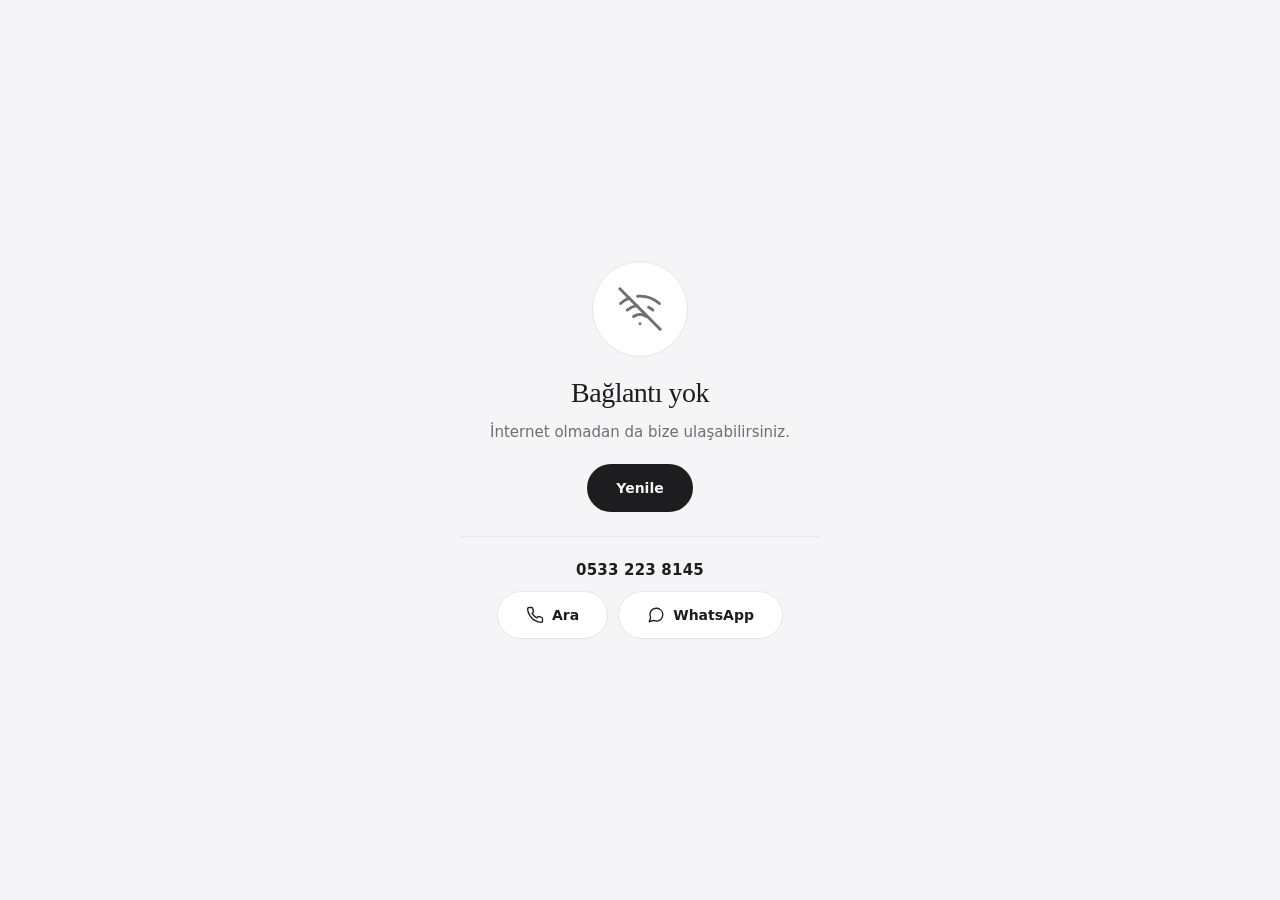
<file: offline.html>
<!doctype html>
<html lang="tr">
<head>
  <meta charset="utf-8">
  <meta name="viewport" content="width=device-width, initial-scale=1, viewport-fit=cover">
  <meta name="theme-color" content="#f5f5f7">
  <script>try{if(localStorage.getItem("theme")==="dark")document.documentElement.dataset.theme="dark"}catch(e){}</script>
  <title>Bağlantı yok | LazVeGaz Mobilya Boyama</title>
  <link rel="icon" href="assets/icons/icon-192.png" type="image/png">
  <link rel="icon" href="assets/icons/favicon.ico" type="image/x-icon">
  <style>
    :root { --bg:#f5f5f7; --surface:#fff; --ink:#1d1d1f; --muted:#6e6e73; --line:#e5e5ea; }
    :root[data-theme="dark"] { color-scheme: dark; --bg:#111113; --surface:#1c1c1e; --ink:#f5f5f7; --muted:#a1a1a6; --line:#38383a; }
    * { box-sizing: border-box; }
    html, body { height: 100%; margin: 0; }
    body {
      display: grid;
      place-items: center;
      padding: 24px;
      background: var(--bg);
      color: var(--ink);
      font-family: "DM Sans", system-ui, -apple-system, "Segoe UI", sans-serif;
      -webkit-font-smoothing: antialiased;
    }
    main { display: flex; flex-direction: column; align-items: center; gap: 20px; text-align: center; max-width: 360px; width: 100%; }
    .icon {
      width: 96px; height: 96px;
      display: grid; place-items: center;
      border: 1px solid var(--line);
      border-radius: 50%;
      background: var(--surface);
      color: var(--muted);
    }
    .icon svg { width: 44px; height: 44px; fill: none; stroke: currentColor; stroke-width: 1.6; stroke-linecap: round; stroke-linejoin: round; }
    h1 { margin: 0; font-family: "Playfair Display", Georgia, serif; font-size: 28px; font-weight: 500; letter-spacing: -.5px; }
    .note { margin: -8px 0 0; font-size: 15px; line-height: 1.5; color: var(--muted); }
    .btn {
      display: inline-flex; align-items: center; justify-content: center; gap: 8px;
      min-height: 48px; padding: 0 28px;
      border: 1px solid transparent; border-radius: 980px;
      font: inherit; font-size: 14px; font-weight: 600;
      text-decoration: none;
      cursor: pointer;
      transition: transform .2s, opacity .2s;
    }
    .btn:hover { transform: translateY(-1px); opacity: .9; }
    .btn:focus-visible { outline: 2px solid #0071e3; outline-offset: 3px; }
    .btn svg { width: 18px; height: 18px; fill: none; stroke: currentColor; stroke-width: 1.8; stroke-linecap: round; stroke-linejoin: round; }
    .primary { background: var(--ink); color: var(--bg); }
    .secondary { background: var(--surface); color: var(--ink); border-color: var(--line); }
    .contact {
      display: flex; flex-direction: column; align-items: center; gap: 12px;
      width: 100%;
      margin-top: 4px; padding-top: 24px;
      border-top: 1px solid var(--line);
    }
    .contact p { margin: 0; font-size: 14px; color: var(--muted); }
    .actions { display: flex; flex-wrap: wrap; justify-content: center; gap: 10px; }
    .number { font-size: 15px; font-weight: 600; letter-spacing: .2px; color: var(--ink); text-decoration: none; }
    .number:focus-visible { outline: 2px solid #0071e3; outline-offset: 3px; border-radius: 4px; }
  </style>
</head>
<body>
  <main>
    <div class="icon" aria-hidden="true">
      <svg viewBox="0 0 24 24"><line x1="1" y1="1" x2="23" y2="23"/><path d="M16.72 11.06A10.94 10.94 0 0 1 19 12.55"/><path d="M5 12.55a10.94 10.94 0 0 1 5.17-2.39"/><path d="M10.71 5.05A16 16 0 0 1 22.58 9"/><path d="M1.42 9a15.91 15.91 0 0 1 4.7-2.88"/><path d="M8.53 16.11a6 6 0 0 1 6.95 0"/><line x1="12" y1="20" x2="12.01" y2="20"/></svg>
    </div>
    <h1>Bağlantı yok</h1>
    <p class="note">İnternet olmadan da bize ulaşabilirsiniz.</p>
    <button type="button" class="btn primary" id="retry">Yenile</button>

    <section class="contact" aria-label="İletişim">
      <!-- TODO: Numarayı kendi numaranızla değiştirin.
           tel: için "+90" ile başlayan biçim, wa.me için "+" ve boşluk olmadan: 905XXXXXXXXX -->
      <a class="number" href="tel:+905332238145">0533 223 8145</a>
      <div class="actions">
        <a class="btn secondary" href="tel:+905332238145">
          <svg viewBox="0 0 24 24" aria-hidden="true"><path d="M22 16.92v3a2 2 0 0 1-2.18 2 19.79 19.79 0 0 1-8.63-3.07 19.5 19.5 0 0 1-6-6 19.79 19.79 0 0 1-3.07-8.67A2 2 0 0 1 4.11 2h3a2 2 0 0 1 2 1.72 12.84 12.84 0 0 0 .7 2.81 2 2 0 0 1-.45 2.11L8.09 9.91a16 16 0 0 0 6 6l1.27-1.27a2 2 0 0 1 2.11-.45 12.84 12.84 0 0 0 2.81.7A2 2 0 0 1 22 16.92z"/></svg>
          Ara
        </a>
        <a class="btn secondary" href="https://wa.me/905332238145?text=Merhaba%2C%20mobilya%20boyama%20hakk%C4%B1nda%20bilgi%20almak%20istiyorum." target="_blank" rel="noopener">
          <svg viewBox="0 0 24 24" aria-hidden="true"><path d="M21 11.5a8.38 8.38 0 0 1-.9 3.8 8.5 8.5 0 0 1-7.6 4.7 8.38 8.38 0 0 1-3.8-.9L3 21l1.9-5.7a8.38 8.38 0 0 1-.9-3.8 8.5 8.5 0 0 1 4.7-7.6 8.38 8.38 0 0 1 3.8-.9h.5a8.48 8.48 0 0 1 8 8v.5z"/></svg>
          WhatsApp
        </a>
      </div>
    </section>
  </main>
  <script>
    document.getElementById("retry").addEventListener("click", () => location.reload());
    window.addEventListener("online", () => location.reload());
  </script>
</body>
</html>
</file>
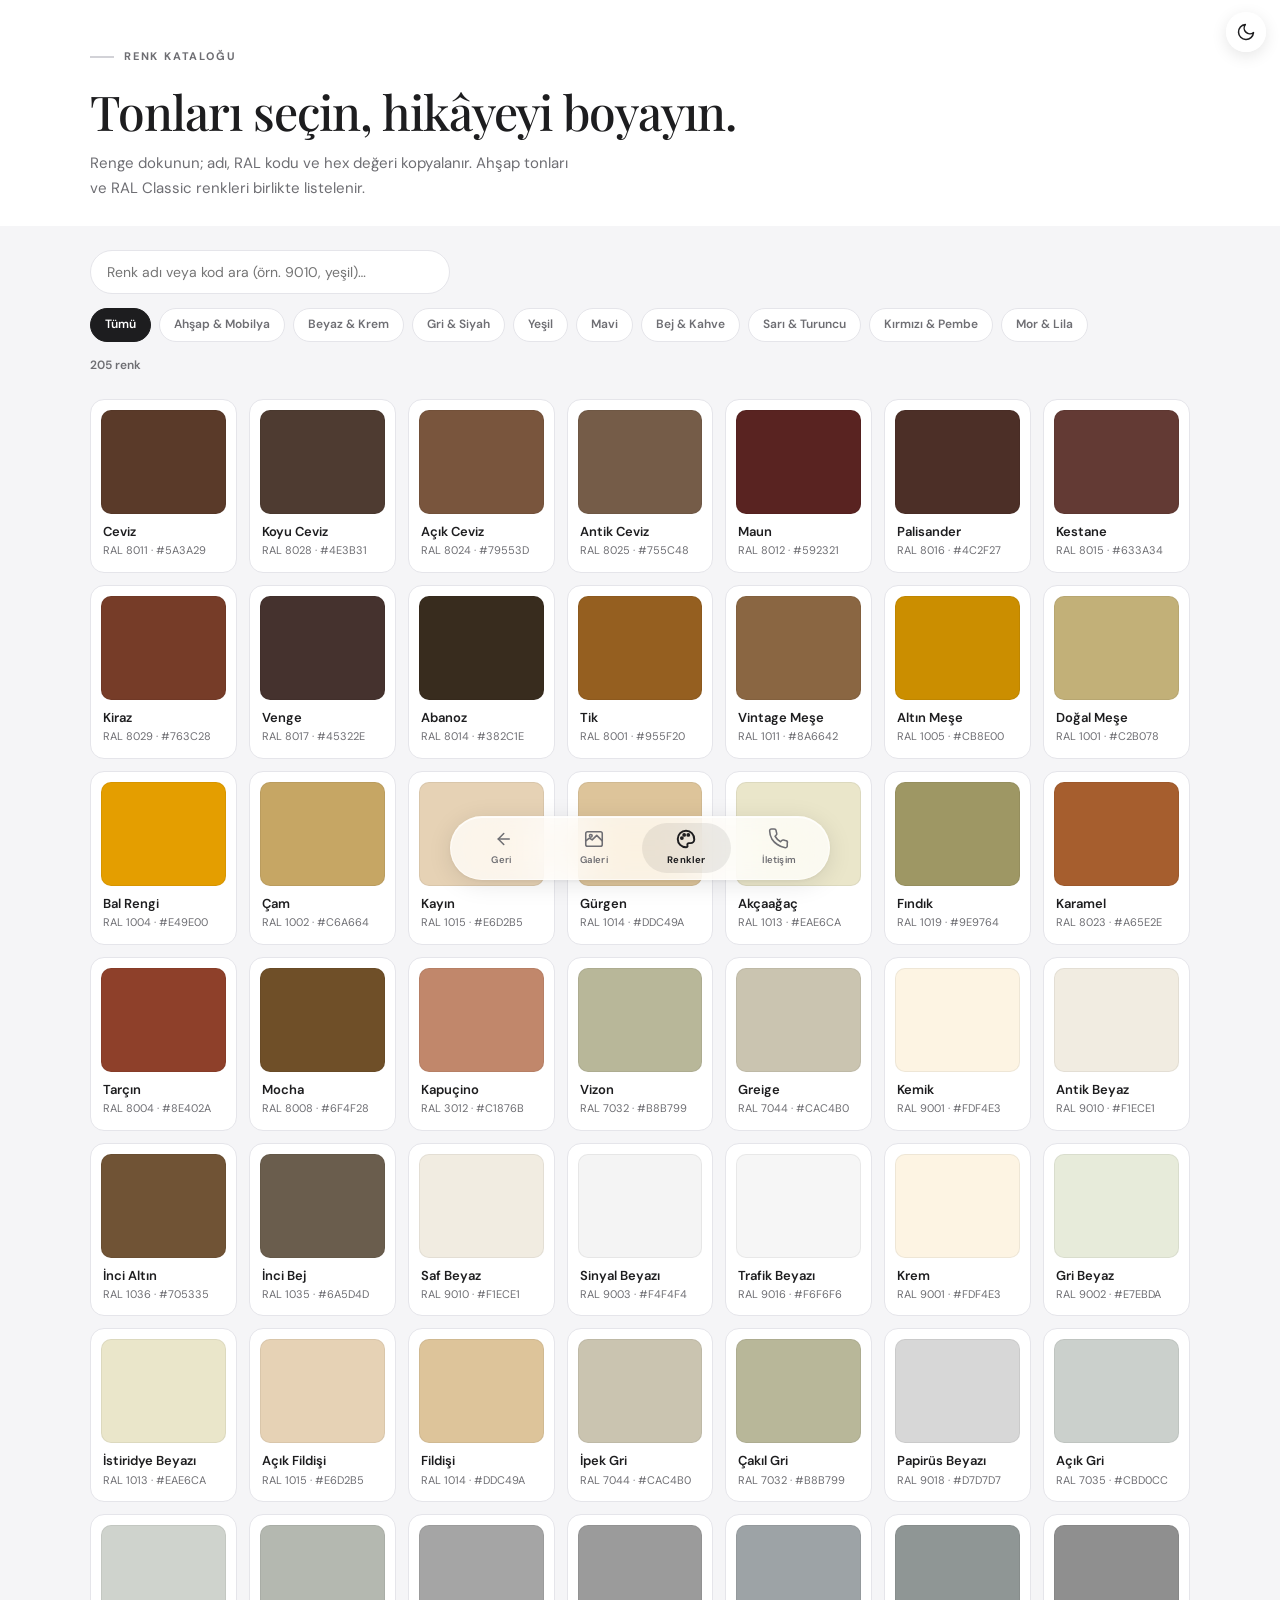
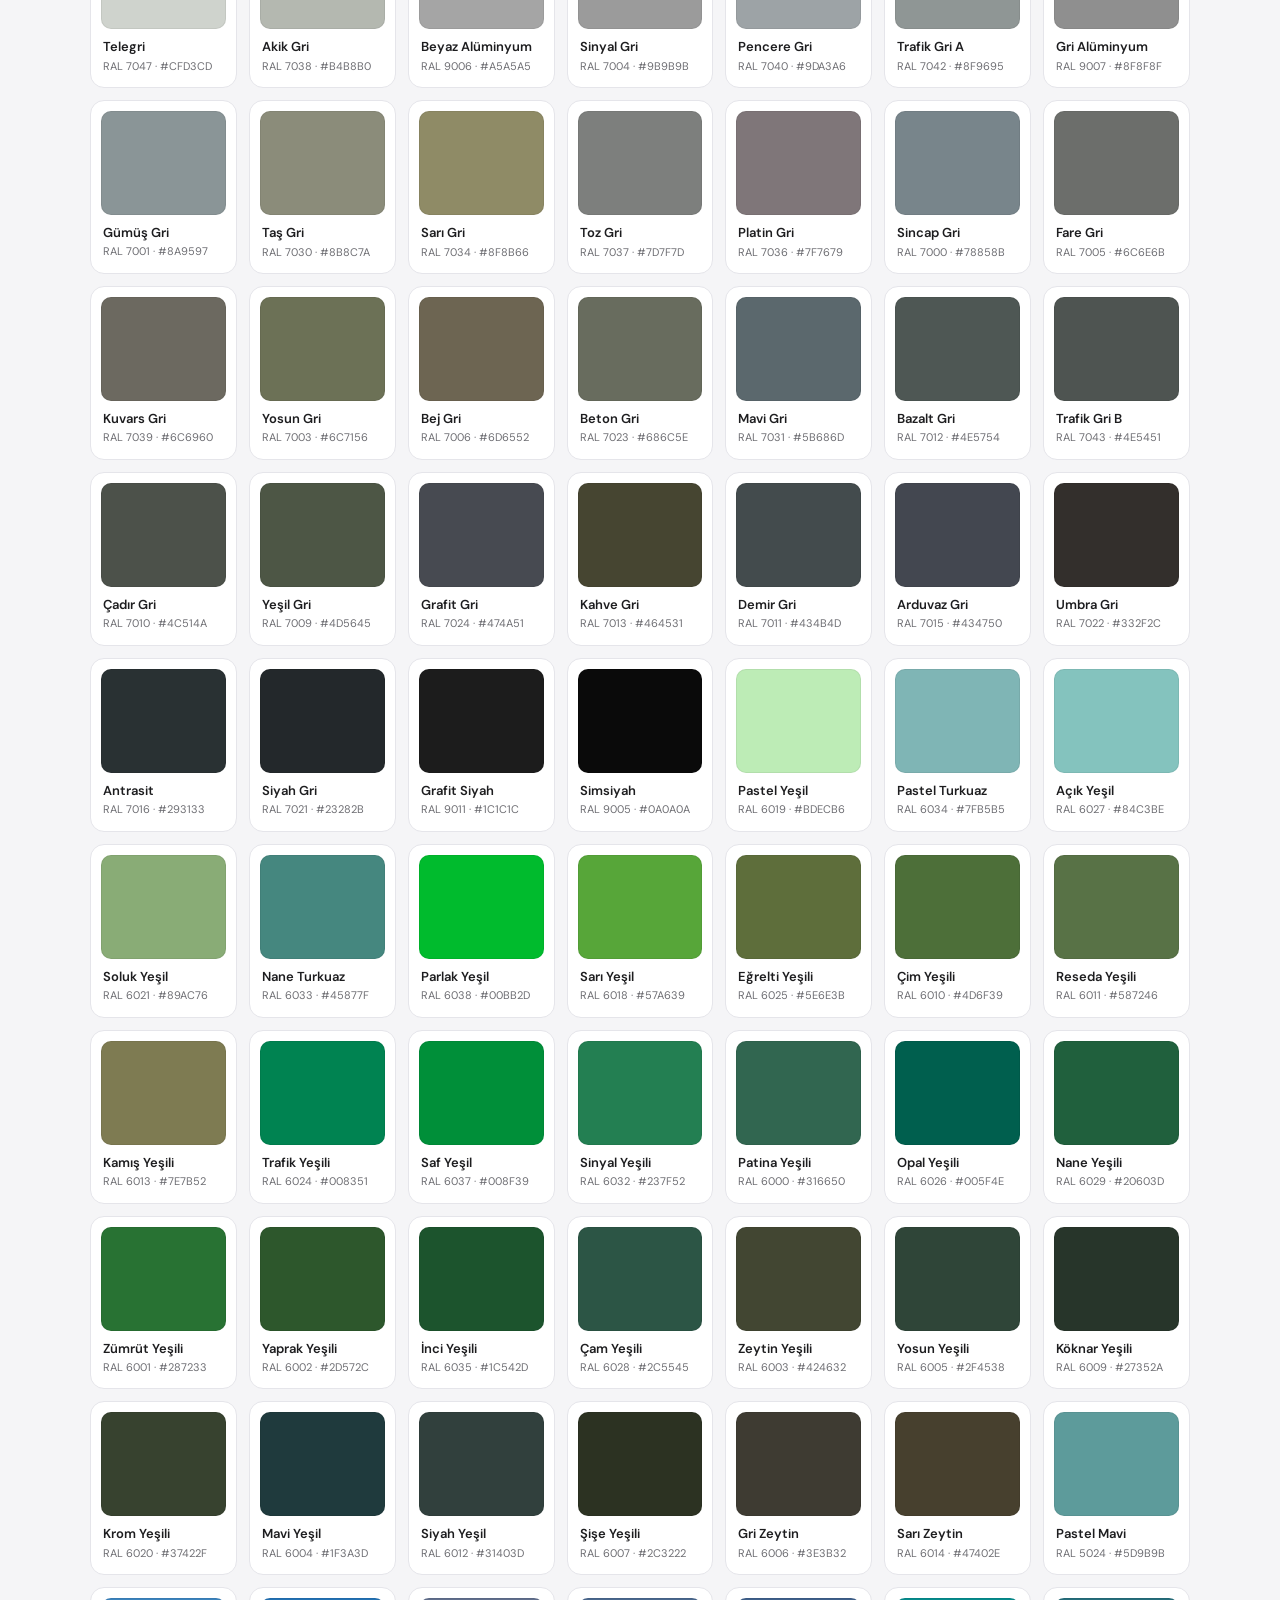
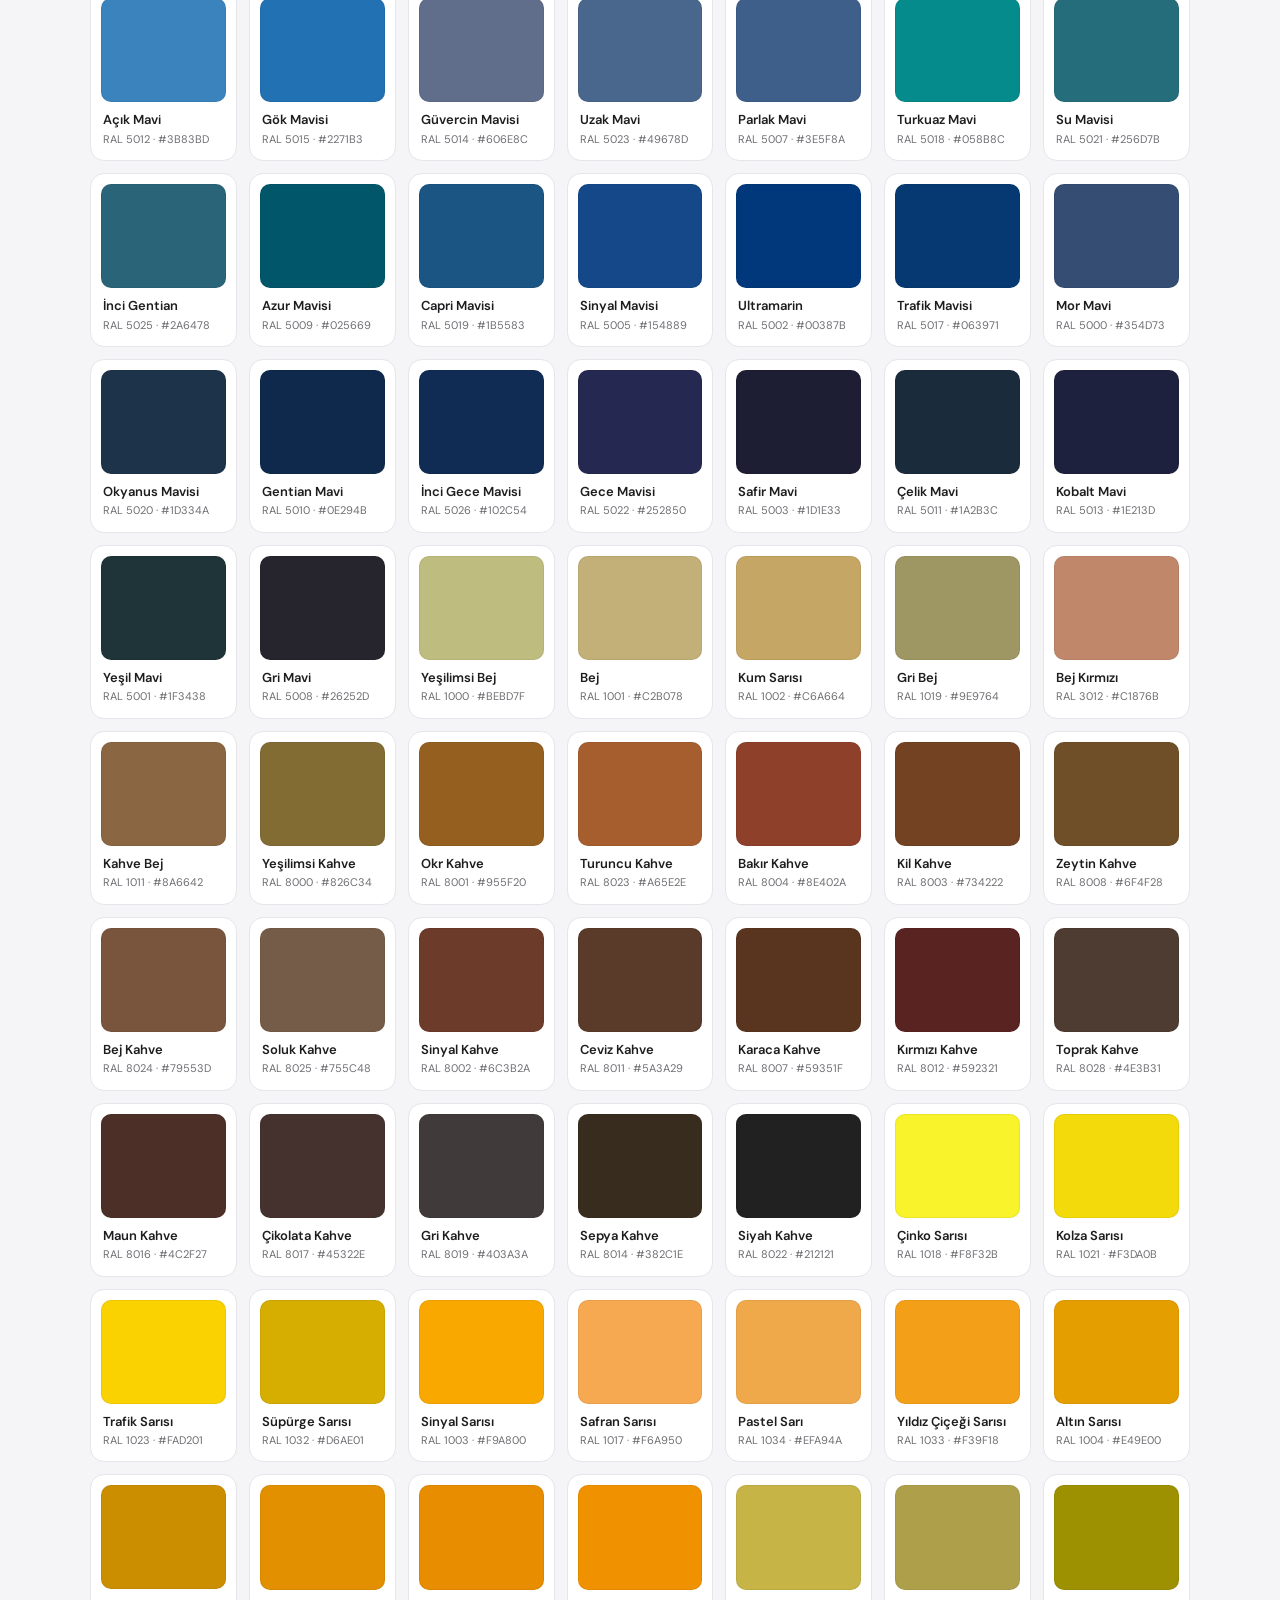
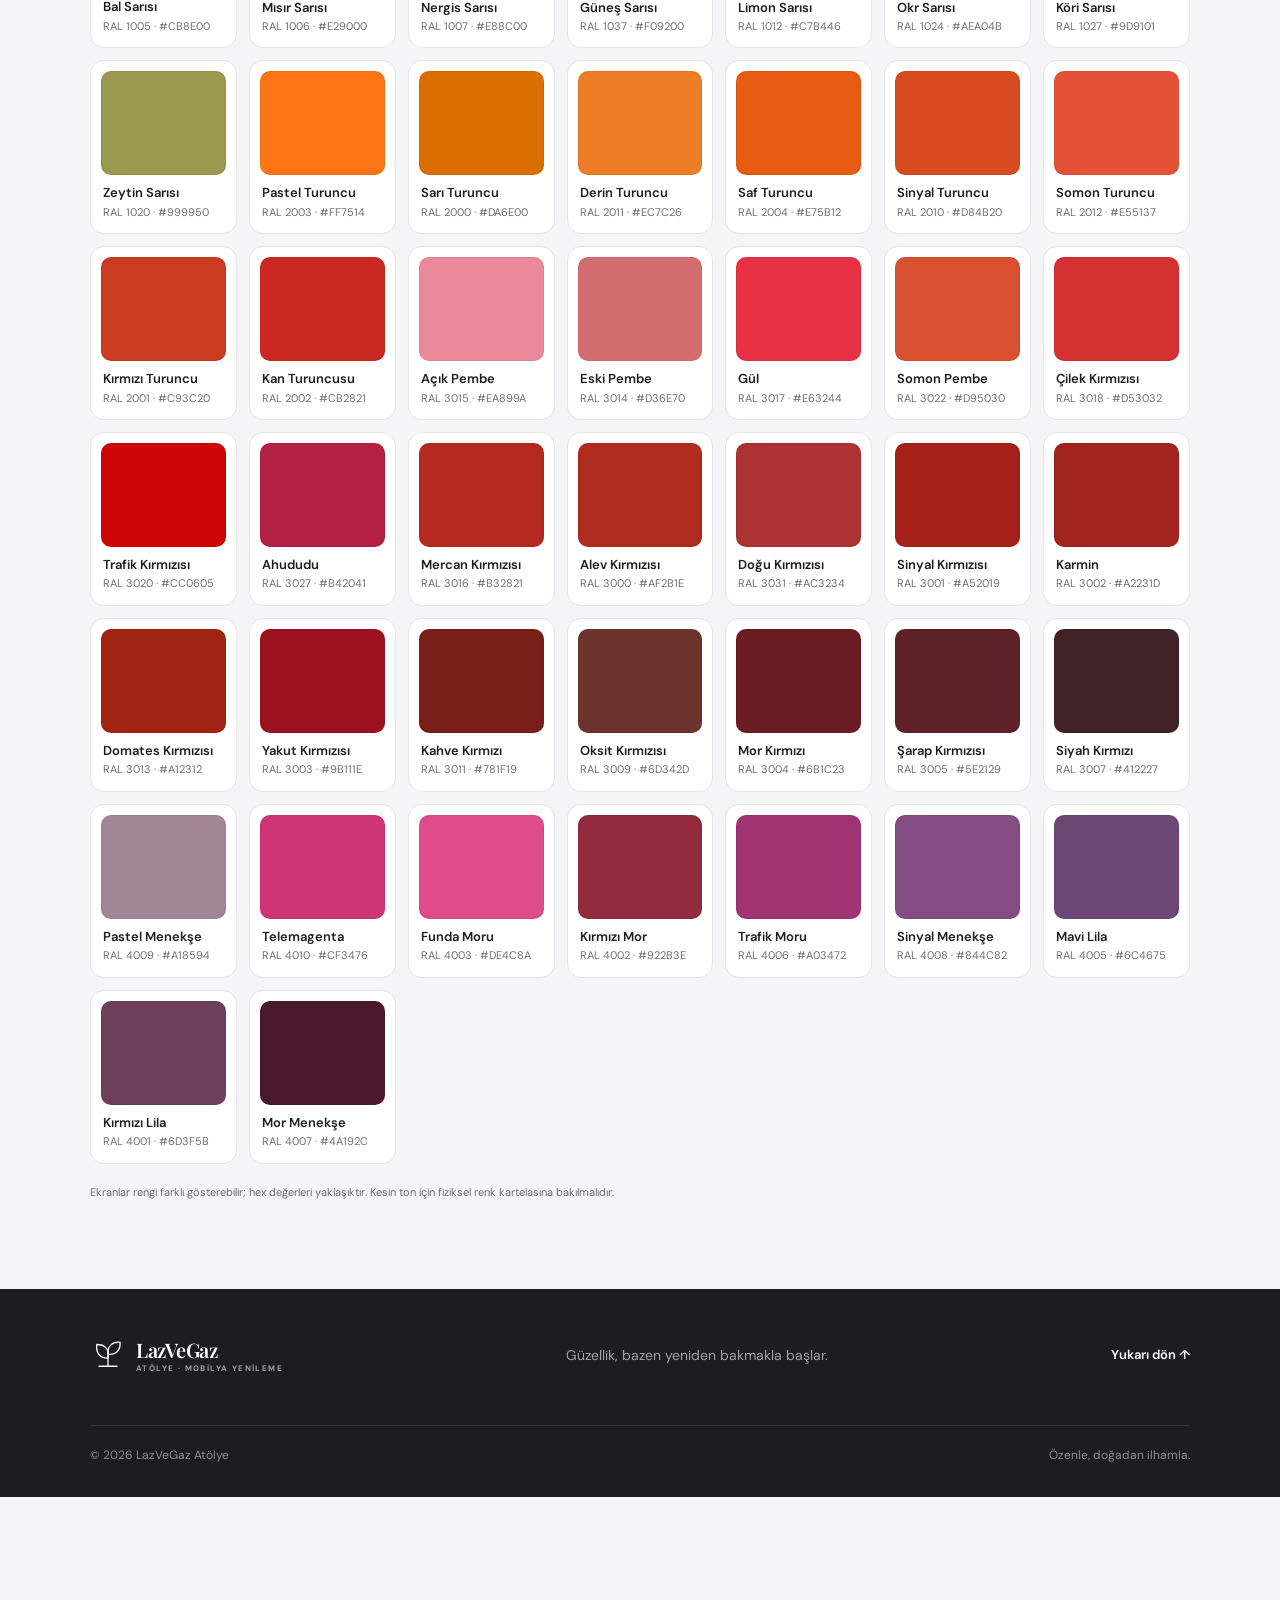
<file: renkler.html>
<!doctype html>
<html lang="tr">
<head>
  <meta charset="utf-8">
  <meta name="viewport" content="width=device-width, initial-scale=1, viewport-fit=cover">
  <meta name="theme-color" content="#1d1d1f">
  <script>try{if(localStorage.getItem("theme")==="dark")document.documentElement.dataset.theme="dark"}catch(e){}</script>
  <meta name="description" content="LazVeGaz Mobilya Boyama renk kataloğu — mobilya boyama için ton seçenekleri.">
  <title>Renk Kataloğu | LazVeGaz Mobilya Boyama</title>
  <!-- PWA -->
  <link rel="manifest" href="manifest.webmanifest">
  <link rel="icon" href="assets/icons/icon-192.png" type="image/png">
  <link rel="icon" href="assets/icons/favicon.ico" type="image/x-icon">
  <link rel="apple-touch-icon" href="assets/icons/icon-180.png">
  <meta name="apple-mobile-web-app-capable" content="yes">
  <meta name="mobile-web-app-capable" content="yes">
  <meta name="apple-mobile-web-app-title" content="LazVeGaz">
  <meta name="apple-mobile-web-app-status-bar-style" content="default">
  <link rel="preconnect" href="https://fonts.googleapis.com">
  <link rel="preconnect" href="https://fonts.gstatic.com" crossorigin>
  <link href="https://fonts.googleapis.com/css2?family=DM+Sans:wght@400;500;600;700&family=Playfair+Display:wght@500;600;700&display=swap" rel="stylesheet">
  <link rel="stylesheet" href="style.css">
  <link rel="stylesheet" href="pwa-renkler.css">
  <script src="renkler-data.js" defer></script>
  <script src="main.js" defer></script>
</head>
<body class="page-colors">
  <a class="skip-link" href="#renk-icerik">İçeriğe geç</a>
  <button class="theme-toggle" id="theme-toggle" type="button" aria-label="Koyu moda geç" aria-pressed="false">
    <svg class="icon-moon" viewBox="0 0 24 24" aria-hidden="true"><path d="M21 12.8A9 9 0 1 1 11.2 3a7 7 0 0 0 9.8 9.8Z"/></svg>
    <svg class="icon-sun" viewBox="0 0 24 24" aria-hidden="true"><circle cx="12" cy="12" r="4"/><path d="M12 2v2M12 20v2M4.9 4.9l1.4 1.4M17.7 17.7l1.4 1.4M2 12h2M20 12h2M4.9 19.1l1.4-1.4M17.7 6.3l1.4-1.4"/></svg>
  </button>

  <main id="renk-icerik">
    <section class="section gallery-page-hero">
      <div class="container">
        <p class="eyebrow"><span class="eyebrow-line"></span> RENK KATALOĞU</p>
        <h1>Tonları seçin, hikâyeyi boyayın.</h1>
        <p class="gallery-page-lead">Renge dokunun; adı, RAL kodu ve hex değeri kopyalanır. Ahşap tonları ve RAL Classic renkleri birlikte listelenir.</p>
      </div>
    </section>

    <section class="section colors-section colors-page-section">
      <div class="container">
        <div class="color-toolbar">
          <input type="search" id="color-search" class="color-search" placeholder="Renk adı veya kod ara (örn. 9010, yeşil)…" autocomplete="off" aria-label="Renk ara">
          <div class="color-cats" role="group" aria-label="Renk grupları">
            <button type="button" class="color-cat is-active" data-cat="all">Tümü</button>
            <button type="button" class="color-cat" data-cat="ahsap">Ahşap &amp; Mobilya</button>
            <button type="button" class="color-cat" data-cat="beyaz">Beyaz &amp; Krem</button>
            <button type="button" class="color-cat" data-cat="gri">Gri &amp; Siyah</button>
            <button type="button" class="color-cat" data-cat="yesil">Yeşil</button>
            <button type="button" class="color-cat" data-cat="mavi">Mavi</button>
            <button type="button" class="color-cat" data-cat="kahve">Bej &amp; Kahve</button>
            <button type="button" class="color-cat" data-cat="sari">Sarı &amp; Turuncu</button>
            <button type="button" class="color-cat" data-cat="kirmizi">Kırmızı &amp; Pembe</button>
            <button type="button" class="color-cat" data-cat="mor">Mor &amp; Lila</button>
          </div>
          <p class="color-count" id="color-count" aria-live="polite"></p>
        </div>

        <div class="color-grid" id="color-grid" aria-label="Renk örnekleri">
          <!-- Renkler renkler-data.js dosyasından yüklenir -->
        </div>
        <p class="color-empty" id="color-empty" hidden>Aramanıza uygun renk bulunamadı.</p>
        <p class="fine-print color-note">Ekranlar rengi farklı gösterebilir; hex değerleri yaklaşıktır. Kesin ton için fiziksel renk kartelasına bakılmalıdır.</p>

<div class="color-preview" id="color-preview" hidden>
  <div class="preview-visual">
    <svg class="preview-furniture" id="preview-furniture" data-shape="komodin" viewBox="0 0 200 200" role="img" aria-label="Seçilen renkte mobilya önizlemesi">
      <ellipse class="ground" cx="100" cy="194" rx="72" ry="5"/>

      <!-- Komodin -->
      <g class="shape shape-komodin">
        <path d="M38 160h10l-2 28h-6z"/>
        <path d="M152 160h10l-2 28h-6z"/>
        <rect x="30" y="50" width="140" height="110" rx="6"/>
        <rect x="22" y="40" width="156" height="14" rx="4"/>
        <rect class="line" x="40" y="64" width="120" height="26" rx="3"/>
        <rect class="line" x="40" y="94" width="120" height="26" rx="3"/>
        <rect class="line" x="40" y="124" width="120" height="26" rx="3"/>
        <circle class="knob" cx="100" cy="77" r="3.5"/>
        <circle class="knob" cx="100" cy="107" r="3.5"/>
        <circle class="knob" cx="100" cy="137" r="3.5"/>
      </g>

      <!-- Dolap -->
      <g class="shape shape-dolap">
        <rect x="36" y="180" width="128" height="8" rx="2"/>
        <rect x="40" y="20" width="120" height="160" rx="5"/>
        <rect x="34" y="12" width="132" height="10" rx="3"/>
        <rect class="line" x="48" y="32" width="48" height="140" rx="3"/>
        <rect class="line" x="104" y="32" width="48" height="140" rx="3"/>
        <rect class="line" x="56" y="42" width="32" height="52" rx="2"/>
        <rect class="line" x="56" y="104" width="32" height="58" rx="2"/>
        <rect class="line" x="112" y="42" width="32" height="52" rx="2"/>
        <rect class="line" x="112" y="104" width="32" height="58" rx="2"/>
        <rect class="knob" x="89" y="94" width="3" height="18" rx="1.5"/>
        <rect class="knob" x="108" y="94" width="3" height="18" rx="1.5"/>
      </g>
    </svg>

    <div class="preview-shapes" role="group" aria-label="Mobilya türü">
      <button type="button" class="preview-shape-btn is-active" data-shape="komodin" aria-pressed="true">Komodin</button>
      <button type="button" class="preview-shape-btn" data-shape="dolap" aria-pressed="false">Dolap</button>
    </div>
  </div>

  <div class="color-preview-info">
    <strong id="color-preview-name">—</strong>
    <span id="color-preview-code">—</span>
    <span id="color-preview-hex">—</span>
  </div>
  <p class="color-preview-toast" id="color-preview-toast" aria-live="polite"></p>
</div>
      </div>
    </section>
  </main>

  <footer class="site-footer">
    <div class="container footer-main">
      <a class="brand footer-brand" href="index.html">
        <span class="brand-mark" aria-hidden="true"><svg viewBox="0 0 48 48"><path d="M24 39V19"/><path d="M24 28C11 28 8 19 9 10c10 0 17 5 15 18Z"/><path d="M24 23C23 12 30 6 40 7c1 10-5 17-16 16Z"/><path d="M12 39h24"/></svg></span>
        <span class="brand-copy"><strong>LazVeGaz</strong><small>ATÖLYE · MOBİLYA YENİLEME</small></span>
      </a>
      <p>Güzellik, bazen yeniden bakmakla başlar.</p>
      <a class="back-top" href="#renk-icerik">Yukarı dön ↑</a>
    </div>
    <div class="container footer-install">
      <button type="button" class="install-btn" id="install-btn" hidden>
        <svg viewBox="0 0 24 24" aria-hidden="true"><path d="M12 3v12"/><path d="m7 10 5 5 5-5"/><path d="M5 21h14"/></svg>
        Uygulamayı yükle
      </button>
      <p class="install-ios" id="install-ios" hidden>iPhone: Safari’de <strong>Paylaş</strong> simgesine, ardından <strong>Ana Ekrana Ekle</strong>’ye dokunun.</p>
    </div>
    <div class="container footer-bottom"><span>© <span id="current-year"></span> LazVeGaz Atölye</span><span>Özenle, doğadan ilhamla.</span></div>
  </footer>

  <!-- Alt navbar -->
  <header class="site-header site-header-gallery" id="ust">
    <nav class="navbar" aria-label="Renk kataloğu gezinme">
      <div class="nav-links">
        <a class="nav-link nav-back" href="index.html">
          <svg viewBox="0 0 24 24" aria-hidden="true"><path d="M15 18 9 12l6-6"/><path d="M9 12h12"/></svg>
          Geri
        </a>
        <a class="nav-link" href="gallery.html">
          <svg viewBox="0 0 24 24" aria-hidden="true"><rect x="3" y="4" width="18" height="16" rx="2"/><path d="m3 14 4-3 3 2 5-5 6 6"/><circle cx="8.5" cy="8.5" r="1.5"/></svg>
          Galeri
        </a>
        <a class="nav-link active" href="renkler.html" aria-current="page">
          <svg viewBox="0 0 24 24" aria-hidden="true"><path d="M12 3a9 9 0 1 0 0 18c1.4 0 2-1 1.6-2.1-.4-1.2.3-2.4 1.6-2.4H17a4 4 0 0 0 4-4C21 6.7 17 3 12 3Z"/><circle cx="7.5" cy="11" r="1"/><circle cx="10" cy="7.5" r="1"/><circle cx="14.5" cy="7.5" r="1"/></svg>
          Renkler
        </a>
        <a class="nav-link" href="index.html#iletisim">
          <svg viewBox="0 0 24 24" aria-hidden="true"><path d="M21 16.5v3a2 2 0 0 1-2.2 2A19.8 19.8 0 0 1 10.2 18a19.4 19.4 0 0 1-6-6A19.8 19.8 0 0 1 1.8 3.2 2 2 0 0 1 3.8 1h3a2 2 0 0 1 2 1.7c.1 1 .4 2 .7 2.9a2 2 0 0 1-.5 2.1L7.7 9a16 16 0 0 0 6 6l1.3-1.3a2 2 0 0 1 2.1-.5c.9.3 1.9.6 2.9.7a2 2 0 0 1 1 2.6Z"/></svg>
          İletişim
        </a>
      </div>
    </nav>
  </header>
</body>
</html>
</file>
<file: style.css>
/* Doğadan Atölye — modern beyaz / gri, alt navbar (mobil app stili) */
:root {
  --bg: #f5f5f7;
  --surface: #ffffff;
  --surface-2: #efefef;
  --ink: #1d1d1f;
  --muted: #6e6e73;
  --line: #e5e5ea;
  --line-strong: #d2d2d7;
  --accent: #1d1d1f;
  --accent-soft: #3a3a3c;
  --highlight: #0071e3;
  --radius: 16px;
  --radius-sm: 10px;
  --shadow: 0 8px 30px rgba(0, 0, 0, .06);
  --shadow-lg: 0 20px 50px rgba(0, 0, 0, .08);
  --serif: "Playfair Display", Georgia, serif;
  --sans: "DM Sans", system-ui, -apple-system, sans-serif;
  --nav-h: 64px;
  --nav-float: 20px;
}

* { box-sizing: border-box; }
html { scroll-behavior: smooth; scroll-padding-bottom: calc(var(--nav-h) + var(--nav-float) * 2 + 16px); }
body {
  margin: 0;
  color: var(--ink);
  background: var(--bg);
  font-family: var(--sans);
  line-height: 1.6;
  -webkit-font-smoothing: antialiased;
  padding-bottom: calc(var(--nav-h) + var(--nav-float) * 2);
}
body.lightbox-open { overflow: hidden; }
img { display: block; max-width: 100%; }
a { color: inherit; text-decoration: none; }
button, input, textarea, select { font: inherit; }
button, a, input, textarea, select { -webkit-tap-highlight-color: transparent; }
button:focus-visible, a:focus-visible, input:focus-visible, textarea:focus-visible, select:focus-visible {
  outline: 2px solid var(--highlight);
  outline-offset: 3px;
}
.container { width: min(1100px, calc(100% - 40px)); margin-inline: auto; }
.section { padding: 88px 0; }
.skip-link {
  position: fixed; z-index: 9999; left: 12px; top: 12px;
  padding: 10px 16px; background: white; border-radius: 8px;
  transform: translateY(-150%);
}
.skip-link:focus { transform: translateY(0); }

/* ─── Floating bottom navbar (iPhone tarzı) ─── */
.site-header {
  position: fixed;
  z-index: 1000;
  left: 50%;
  bottom: max(var(--nav-float), env(safe-area-inset-bottom, 0px));
  transform: translateX(-50%);
  width: min(380px, calc(100% - 28px));
  height: var(--nav-h);
  background: rgba(255, 255, 255, .78);
  border: 1px solid rgba(255, 255, 255, .55);
  border-radius: 980px;
  box-shadow:
    0 4px 24px rgba(0, 0, 0, .10),
    0 1px 4px rgba(0, 0, 0, .06),
    inset 0 1px 0 rgba(255, 255, 255, .8);
  backdrop-filter: blur(24px) saturate(180%);
  -webkit-backdrop-filter: blur(24px) saturate(180%);
}
.navbar {
  height: 100%;
  display: flex;
  align-items: stretch;
  justify-content: space-around;
  padding: 0 6px;
}
.brand { display: none; }
.menu-toggle { display: none; }
.nav-links {
  display: flex;
  width: 100%;
  align-items: stretch;
  justify-content: space-around;
  gap: 2px;
}
.nav-link {
  flex: 1;
  display: flex;
  flex-direction: column;
  align-items: center;
  justify-content: center;
  gap: 3px;
  padding: 6px 4px;
  color: var(--muted);
  font-size: 9.5px;
  font-weight: 600;
  letter-spacing: .15px;
  transition: color .2s ease, background .2s ease, transform .15s ease;
  border-radius: 980px;
}
.nav-link svg {
  width: 22px;
  height: 22px;
  fill: none;
  stroke: currentColor;
  stroke-width: 1.7;
  stroke-linecap: round;
  stroke-linejoin: round;
  transition: stroke-width .15s;
}
.nav-link:hover {
  color: var(--ink);
}
.nav-link.active {
  color: var(--ink);
  font-weight: 700;
  background: rgba(0, 0, 0, .06);
}
.nav-link.active svg {
  stroke-width: 2.15;
}
.nav-cta { display: none; }

/* ─── Hero (tam ekran ana sayfa deneyimi) ─── */
.hero {
  position: relative;
  overflow: hidden;
  min-height: 100svh;
  display: flex;
  flex-direction: column;
  justify-content: center;
  padding: 48px 0 96px;
  background: var(--surface);
}
.hero-grain { display: none; }
.hero::before,
.hero::after { display: none; }
.hero-grid {
  position: relative;
  z-index: 1;
  display: grid;
  grid-template-columns: 1fr .9fr;
  align-items: center;
  gap: clamp(32px, 6vw, 80px);
  flex: 1;
}
.hero-copy { padding: 12px 0 20px; }
.eyebrow {
  display: flex;
  align-items: center;
  gap: 10px;
  margin: 0 0 18px;
  color: var(--muted);
  font-size: 11px;
  font-weight: 700;
  letter-spacing: 1.8px;
  text-transform: uppercase;
}
.eyebrow-line {
  width: 24px;
  height: 1.5px;
  background: var(--line-strong);
}
h1, h2, h3, p { margin-top: 0; }
h1, h2 {
  font-family: var(--serif);
  font-weight: 500;
  letter-spacing: -1.2px;
}
h1 {
  margin-bottom: 20px;
  color: var(--ink);
  font-size: clamp(36px, 5vw, 58px);
  line-height: 1.15;
}
h1 em, h2 em {
  color: var(--accent-soft);
  font-style: italic;
  font-weight: 500;
}
.hero-description {
  max-width: 440px;
  margin-bottom: 28px;
  color: var(--muted);
  font-size: 15px;
  line-height: 1.75;
}
.hero-actions {
  display: flex;
  align-items: center;
  flex-wrap: wrap;
  gap: 20px;
}
.button {
  min-height: 48px;
  padding: 0 22px;
  display: inline-flex;
  justify-content: center;
  align-items: center;
  gap: 12px;
  border: 0;
  border-radius: 980px;
  cursor: pointer;
  font-size: 13px;
  font-weight: 600;
  transition: transform .2s ease, background .2s ease, box-shadow .2s ease;
}
.button-primary {
  color: #fff;
  background: var(--accent);
  box-shadow: 0 4px 14px rgba(0, 0, 0, .12);
}
.button-primary:hover {
  background: var(--accent-soft);
  transform: translateY(-1px);
  box-shadow: 0 8px 20px rgba(0, 0, 0, .14);
}
.button span { font-size: 16px; }
.text-link {
  display: inline-flex;
  align-items: center;
  gap: 8px;
  color: var(--ink);
  font-size: 13px;
  font-weight: 600;
}
.text-link span {
  font-size: 15px;
  transition: transform .2s ease;
}
.text-link:hover span { transform: translateX(3px); }
.hero-note {
  display: flex;
  align-items: center;
  gap: 12px;
  margin-top: 40px;
}
.note-icon {
  width: 36px;
  height: 36px;
  display: grid;
  place-items: center;
  border: 1px solid var(--line);
  border-radius: 50%;
  color: var(--muted);
  background: var(--surface);
}
.note-icon svg {
  width: 18px;
  height: 18px;
  fill: none;
  stroke: currentColor;
  stroke-width: 1.6;
  stroke-linecap: round;
  stroke-linejoin: round;
}
.hero-note span:last-child {
  display: flex;
  flex-direction: column;
  gap: 2px;
}
.hero-note strong { color: var(--ink); font-size: 12px; }
.hero-note small { color: var(--muted); font-size: 11px; }
.hero-art {
  position: relative;
  min-width: 0;
  padding: 12px 0 20px;
}
.hero-photo-frame {
  position: relative;
  overflow: hidden;
  aspect-ratio: 4 / 4.6;
  border-radius: 24px;
  background: var(--surface-2);
  box-shadow: var(--shadow-lg);
}
.hero-photo-frame img {
  width: 100%;
  height: 100%;
  object-fit: cover;
}
.floating-label {
  position: absolute;
  z-index: 2;
  display: flex;
  align-items: center;
  background: var(--surface);
  box-shadow: var(--shadow);
  border: 1px solid var(--line);
}
.label-top {
  top: 28px;
  right: -8px;
  gap: 8px;
  padding: 10px 14px;
  border-radius: 980px;
  color: var(--ink);
  font-size: 11px;
  font-weight: 600;
}
.label-dot {
  width: 6px;
  height: 6px;
  border-radius: 50%;
  background: var(--highlight);
}
.label-bottom {
  left: -12px;
  bottom: 40px;
  gap: 10px;
  padding: 14px 18px;
  border-radius: 14px;
  color: var(--ink);
  font-family: var(--serif);
  font-size: 14px;
  line-height: 1.35;
}
.label-number {
  color: var(--muted);
  font-family: var(--sans);
  font-size: 11px;
  font-weight: 700;
}
.hero-scribble {
  position: absolute;
  right: 8px;
  bottom: 8px;
  color: var(--muted);
  font-size: 28px;
  opacity: .5;
}
.hero-bottom {
  display: flex;
  justify-content: space-between;
  align-items: center;
  margin-top: auto;
  padding-top: 32px;
  color: var(--muted);
  font-size: 10px;
  font-weight: 600;
  letter-spacing: 1.4px;
}
.hero-bottom a {
  display: inline-flex;
  gap: 8px;
  align-items: center;
  color: var(--ink);
  font-size: 11px;
  letter-spacing: 0;
}
.hero-bottom a span { font-size: 14px; }

/* ─── Intro strip (ana sayfa ile hizmetler arası ayırıcı) ─── */
.intro-strip {
  background: var(--ink);
  color: #f5f5f7;
  position: relative;
  z-index: 1;
}
.intro-strip-inner {
  display: flex;
  justify-content: space-between;
  align-items: center;
  gap: 16px;
  padding-block: 20px;
  flex-wrap: wrap;
}
.intro-strip p {
  margin: 0;
  display: flex;
  align-items: center;
  gap: 8px;
  font-family: var(--serif);
  font-size: 14px;
}
.intro-strip p span {
  color: #a1a1a6;
  font-family: var(--sans);
  font-size: 13px;
}

/* ─── Services ─── */
.services-section {
  background: var(--bg);
  scroll-margin-top: 16px;
}
.section-heading {
  display: flex;
  justify-content: space-between;
  align-items: end;
  gap: 32px;
  margin-bottom: 40px;
}
.section-heading .eyebrow { margin-bottom: 14px; }
h2 {
  margin-bottom: 0;
  color: var(--ink);
  font-size: clamp(30px, 4vw, 46px);
  line-height: 1.18;
}
.section-intro {
  max-width: 340px;
  margin-bottom: 4px;
  color: var(--muted);
  font-size: 14px;
  line-height: 1.7;
}
.service-grid {
  display: grid;
  grid-template-columns: repeat(3, 1fr);
  gap: 16px;
}
.service-card {
  min-height: 300px;
  padding: 28px 24px 22px;
  display: flex;
  flex-direction: column;
  align-items: flex-start;
  border: 1px solid var(--line);
  border-radius: var(--radius);
  background: var(--surface);
  transition: transform .25s ease, box-shadow .25s ease, border-color .25s ease;
}
.service-card:hover {
  transform: translateY(-4px);
  border-color: var(--line-strong);
  box-shadow: var(--shadow);
}
.service-card-featured {
  background: var(--surface-2);
  border-color: transparent;
}
.service-icon {
  width: 48px;
  height: 48px;
  display: grid;
  place-items: center;
  margin-bottom: 22px;
  border-radius: 14px;
  background: var(--bg);
  color: var(--ink);
  border: 1px solid var(--line);
}
.service-icon svg {
  width: 24px;
  height: 24px;
  fill: none;
  stroke: currentColor;
  stroke-width: 1.5;
  stroke-linecap: round;
  stroke-linejoin: round;
}
.service-index {
  margin-bottom: 8px;
  color: var(--muted);
  font-size: 10px;
  font-weight: 700;
  letter-spacing: 1.4px;
}
.service-card h3 {
  margin-bottom: 10px;
  color: var(--ink);
  font-family: var(--serif);
  font-size: 22px;
  font-weight: 600;
}
.service-card p {
  margin-bottom: 20px;
  color: var(--muted);
  font-size: 13px;
  line-height: 1.7;
}
.card-link {
  display: inline-flex;
  gap: 8px;
  align-items: center;
  margin-top: auto;
  color: var(--ink);
  font-size: 12px;
  font-weight: 600;
}
.card-link span {
  font-size: 15px;
  transition: transform .2s;
}
.card-link:hover span { transform: translateX(3px); }
.fine-print {
  margin: 18px 0 0;
  color: var(--muted);
  font-size: 11px;
}

/* ─── Gallery ─── */
.gallery-section { background: var(--surface); }
.gallery-heading { align-items: end; }
.gallery-heading .text-link { margin-bottom: 4px; }
.gallery-grid {
  display: grid;
  grid-template-columns: 1fr 1fr 1fr;
  gap: 18px;
  align-items: start;
}
.gallery-card { min-width: 0; }
.gallery-open {
  position: relative;
  display: block;
  width: 100%;
  padding: 0;
  overflow: hidden;
  border: 0;
  border-radius: var(--radius-sm);
  background: var(--surface-2);
  cursor: pointer;
}
.gallery-open img {
  width: 100%;
  aspect-ratio: 4 / 4.4;
  object-fit: cover;
  transition: transform .5s cubic-bezier(.2, .65, .3, 1);
}
.gallery-open:hover img { transform: scale(1.04); }
.gallery-zoom {
  position: absolute;
  right: 12px;
  bottom: 12px;
  width: 36px;
  height: 36px;
  display: grid;
  place-items: center;
  border-radius: 50%;
  background: rgba(255, 255, 255, .95);
  color: var(--ink);
  font-size: 18px;
  opacity: 0;
  transform: translateY(4px);
  transition: opacity .2s, transform .2s;
  border: 1px solid var(--line);
}
.gallery-open:hover .gallery-zoom,
.gallery-open:focus-visible .gallery-zoom {
  opacity: 1;
  transform: translateY(0);
}
.gallery-caption {
  display: flex;
  justify-content: space-between;
  align-items: start;
  gap: 12px;
  padding-top: 14px;
}
.gallery-caption div > span {
  display: block;
  margin-bottom: 4px;
  color: var(--muted);
  font-size: 10px;
  font-weight: 700;
  letter-spacing: 1.2px;
}
.gallery-caption h3 {
  margin: 0;
  color: var(--ink);
  font-family: var(--serif);
  font-size: 17px;
  font-weight: 600;
}
.gallery-count {
  color: var(--muted);
  font-size: 11px;
}
.gallery-note {
  display: flex;
  align-items: start;
  gap: 8px;
  margin: 0;
  color: var(--muted);
  font-size: 12px;
  line-height: 1.6;
}
.gallery-note > span { color: var(--ink); }
.gallery-note code {
  padding: 1px 5px;
  border-radius: 4px;
  background: var(--bg);
  font-size: 11px;
}
.gallery-footer-actions {
  display: flex;
  flex-direction: column;
  align-items: flex-start;
  gap: 18px;
  margin-top: 32px;
}
.gallery-card-video .gallery-open { cursor: pointer; }
.gallery-play {
  position: absolute;
  inset: 0;
  margin: auto;
  width: 52px;
  height: 52px;
  display: grid;
  place-items: center;
  border-radius: 50%;
  background: rgba(29, 29, 31, .72);
  color: #fff;
  font-size: 18px;
  pointer-events: none;
}
.gallery-badge {
  position: absolute;
  top: 12px;
  left: 12px;
  padding: 4px 10px;
  border-radius: 980px;
  background: rgba(29, 29, 31, .8);
  color: #fff;
  font-size: 9px;
  font-weight: 700;
  letter-spacing: 1px;
  pointer-events: none;
}

/* ─── Gallery full page ─── */
.gallery-page-hero {
  padding: 48px 0 24px;
  background: var(--surface);
}
.gallery-page-hero h1 {
  margin: 0 0 12px;
  color: var(--ink);
  font-family: var(--serif);
  font-size: clamp(32px, 5vw, 48px);
  font-weight: 500;
  letter-spacing: -1px;
  line-height: 1.15;
}
.gallery-page-lead {
  max-width: 480px;
  margin: 0;
  color: var(--muted);
  font-size: 15px;
  line-height: 1.7;
}
.gallery-page-section { padding-top: 24px; }
.gallery-filters {
  display: flex;
  flex-wrap: wrap;
  gap: 8px;
  margin-bottom: 28px;
}
.gallery-filter {
  min-height: 36px;
  padding: 0 16px;
  border: 1px solid var(--line);
  border-radius: 980px;
  background: var(--surface);
  color: var(--muted);
  font-size: 12px;
  font-weight: 600;
  cursor: pointer;
  transition: background .2s, color .2s, border-color .2s;
}
.gallery-filter.is-active,
.gallery-filter:hover {
  background: var(--ink);
  border-color: var(--ink);
  color: #fff;
}
.gallery-grid-full {
  grid-template-columns: repeat(3, 1fr);
}
.gallery-page-note { margin-top: 36px; max-width: 640px; }
.nav-back svg {
  width: 22px;
  height: 22px;
}

/* ─── Quote ─── */
.quote-section {
  overflow: hidden;
  background: var(--bg);
}
.quote-inner {
  position: relative;
  min-height: 200px;
  display: flex;
  flex-direction: column;
  justify-content: center;
  align-items: center;
  padding-block: 48px;
  text-align: center;
}
.quote-mark {
  height: 40px;
  color: var(--line-strong);
  font-family: var(--serif);
  font-size: 64px;
  line-height: 1;
}
.quote-inner p {
  max-width: 640px;
  margin: 4px 0 0;
  color: var(--ink);
  font-family: var(--serif);
  font-size: clamp(22px, 3vw, 32px);
  line-height: 1.4;
}
.quote-leaf {
  position: absolute;
  right: 8%;
  bottom: 20px;
  color: var(--line-strong);
  font-size: 36px;
}

/* ─── Contact ─── */
.contact-section { background: var(--surface); }
.contact-grid {
  display: grid;
  grid-template-columns: .9fr 1fr;
  gap: clamp(36px, 7vw, 90px);
  align-items: start;
}
.contact-copy { padding-top: 16px; }
.contact-copy .eyebrow { margin-bottom: 16px; }
.contact-copy h2 { margin-bottom: 18px; }
.contact-copy > p:not(.eyebrow) {
  max-width: 420px;
  color: var(--muted);
  font-size: 14px;
  line-height: 1.7;
}
.contact-details {
  display: grid;
  gap: 18px;
  margin-top: 32px;
}
.contact-detail {
  display: flex;
  align-items: center;
  gap: 14px;
}
.detail-icon {
  width: 42px;
  height: 42px;
  flex-shrink: 0;
  display: grid;
  place-items: center;
  border: 1px solid var(--line);
  border-radius: 12px;
  color: var(--ink);
  background: var(--bg);
}
.detail-icon svg {
  width: 18px;
  height: 18px;
  fill: none;
  stroke: currentColor;
  stroke-width: 1.5;
  stroke-linecap: round;
  stroke-linejoin: round;
}
.contact-detail > span:last-child {
  display: flex;
  flex-direction: column;
  gap: 2px;
}
.contact-detail small {
  color: var(--muted);
  font-size: 10px;
  font-weight: 700;
  letter-spacing: 1.1px;
}
.contact-detail strong {
  color: var(--ink);
  font-size: 13px;
  font-weight: 600;
}
.contact-form {
  padding: clamp(22px, 3.5vw, 36px);
  border: 1px solid var(--line);
  border-radius: var(--radius);
  background: var(--bg);
  box-shadow: var(--shadow);
}
.form-kicker {
  margin-bottom: 6px;
  color: var(--muted);
  font-size: 10px;
  font-weight: 700;
  letter-spacing: 1.5px;
}
.contact-form h3 {
  margin-bottom: 6px;
  color: var(--ink);
  font-family: var(--serif);
  font-size: 26px;
  font-weight: 600;
}
.form-description {
  margin-bottom: 22px;
  color: var(--muted);
  font-size: 13px;
  line-height: 1.6;
}
.form-row {
  display: grid;
  gap: 6px;
  margin-bottom: 14px;
}
.form-row label {
  color: var(--ink);
  font-size: 12px;
  font-weight: 600;
}
.form-row input,
.form-row textarea,
.form-row select {
  width: 100%;
  min-height: 44px;
  padding: 11px 14px;
  border: 1px solid var(--line);
  border-radius: 10px;
  background: var(--surface);
  color: var(--ink);
  font-size: 14px;
  transition: border-color .2s, box-shadow .2s;
}
.form-row textarea { min-height: 100px; resize: vertical; }
.form-row input::placeholder,
.form-row textarea::placeholder { color: #a1a1a6; }
.form-row input:focus,
.form-row textarea:focus,
.form-row select:focus {
  border-color: var(--ink);
  box-shadow: 0 0 0 3px rgba(29, 29, 31, .08);
  outline: 0;
}
.form-submit { width: 100%; margin-top: 4px; }
.form-status {
  min-height: 18px;
  margin: 10px 0 0;
  color: var(--ink);
  font-size: 12px;
  line-height: 1.5;
}

/* ─── Footer ─── */
.site-footer {
  background: var(--ink);
  color: #f5f5f7;
  padding: 48px 0 32px;
}
.footer-main {
  display: flex;
  flex-wrap: wrap;
  align-items: center;
  justify-content: space-between;
  gap: 24px;
  margin-bottom: 28px;
}
.footer-brand .brand-mark { color: #f5f5f7; }
.footer-brand .brand-copy strong { color: #fff; }
.footer-brand .brand-copy small { color: #a1a1a6; }
.site-footer p {
  margin: 0;
  color: #a1a1a6;
  font-size: 14px;
  max-width: 280px;
}
.back-top {
  color: #fff;
  font-size: 13px;
  font-weight: 600;
}
.back-top:hover { opacity: .8; }
.footer-bottom {
  display: flex;
  justify-content: space-between;
  gap: 16px;
  padding-top: 20px;
  border-top: 1px solid rgba(255, 255, 255, .1);
  color: #8e8e93;
  font-size: 12px;
}

/* Brand (footer) */
.brand {
  display: inline-flex;
  align-items: center;
  gap: 10px;
  flex-shrink: 0;
}
.brand-mark {
  width: 36px;
  height: 36px;
  display: grid;
  place-items: center;
  color: var(--ink);
}
.brand-mark svg {
  width: 100%;
  height: 100%;
  fill: none;
  stroke: currentColor;
  stroke-width: 1.8;
  stroke-linecap: round;
  stroke-linejoin: round;
}
.brand-copy {
  display: flex;
  flex-direction: column;
  line-height: 1.15;
}
.brand-copy strong {
  font-family: var(--serif);
  font-size: 20px;
  font-weight: 600;
  letter-spacing: -.5px;
}
.brand-copy small {
  margin-top: 3px;
  font-size: 8px;
  letter-spacing: 1.4px;
  font-weight: 700;
  color: var(--muted);
}

/* ─── Lightbox (zoom + swipe + video) ─── */
.lightbox {
  position: fixed;
  inset: 0;
  z-index: 2000;
  display: flex;
  flex-direction: column;
  align-items: center;
  justify-content: center;
  padding: 0;
  background: rgba(0, 0, 0, .92);
  opacity: 0;
  visibility: hidden;
  transition: opacity .25s, visibility .25s;
  touch-action: none;
  user-select: none;
  -webkit-user-select: none;
}
.lightbox.is-open {
  opacity: 1;
  visibility: visible;
}
.lightbox-backdrop {
  position: absolute;
  inset: 0;
  border: 0;
  background: transparent;
  cursor: pointer;
  z-index: 0;
}
.lightbox-close {
  position: absolute;
  top: max(12px, env(safe-area-inset-top, 0px));
  right: 12px;
  z-index: 5;
  width: 44px;
  height: 44px;
  border: 0;
  border-radius: 50%;
  background: rgba(255, 255, 255, .14);
  color: #fff;
  font-size: 26px;
  line-height: 1;
  cursor: pointer;
}
.lightbox-stage {
  position: relative;
  z-index: 1;
  flex: 1;
  width: 100%;
  display: flex;
  align-items: center;
  justify-content: center;
  overflow: hidden;
  touch-action: none;
  cursor: grab;
}
.lightbox.is-zoomed .lightbox-stage { cursor: move; }
.lightbox-media {
  display: flex;
  align-items: center;
  justify-content: center;
  max-width: 100%;
  max-height: 100%;
  transform-origin: center center;
  transition: transform .08s ease-out;
  will-change: transform;
}
.lightbox-media img,
.lightbox-media video {
  display: block;
  max-width: min(94vw, 900px);
  max-height: min(68vh, 80dvh);
  width: auto;
  height: auto;
  object-fit: contain;
  border-radius: 8px;
  pointer-events: auto;
  background: #111;
}
.lightbox-media video {
  width: min(94vw, 900px);
  max-height: min(62vh, 75dvh);
}
.lightbox-bar {
  position: relative;
  z-index: 4;
  display: flex;
  align-items: center;
  justify-content: center;
  gap: 8px;
  padding: 10px 16px 6px;
}
.lightbox-bar button {
  min-width: 44px;
  height: 44px;
  padding: 0 12px;
  border: 0;
  border-radius: 980px;
  background: rgba(255, 255, 255, .14);
  color: #fff;
  font-size: 20px;
  font-weight: 600;
  cursor: pointer;
  transition: background .15s;
}
.lightbox-bar button:hover { background: rgba(255, 255, 255, .24); }
.lightbox-zoom-reset { font-size: 12px !important; letter-spacing: .5px; }
.lightbox-meta {
  position: relative;
  z-index: 4;
  display: flex;
  flex-direction: column;
  align-items: center;
  gap: 4px;
  padding: 6px 20px calc(12px + env(safe-area-inset-bottom, 0px));
  text-align: center;
  color: #fff;
}
.lightbox-meta p {
  margin: 0;
  font-size: 14px;
  font-weight: 500;
}
.lightbox-meta span {
  font-size: 12px;
  opacity: .65;
}

@media (max-width: 600px) {
  .lightbox-media img,
  .lightbox-media video {
    max-width: 100vw;
    max-height: 58vh;
    border-radius: 0;
  }
  .lightbox-bar { gap: 6px; }
  .lightbox-bar button {
    min-width: 40px;
    height: 40px;
    font-size: 18px;
  }
}

/* ─── Before / After compare ─── */
.compare-section { background: var(--bg); }
.ba-compare {
  position: relative;
  overflow: hidden;
  border-radius: var(--radius);
  aspect-ratio: 4 / 3;
  max-width: 860px;
  margin: 0 auto;
  background: var(--surface-2);
  box-shadow: var(--shadow-lg);
  user-select: none;
  touch-action: none;
}
.ba-after,
.ba-before {
  position: absolute;
  inset: 0;
}
.ba-after img,
.ba-before img {
  width: 100%;
  height: 100%;
  object-fit: cover;
  pointer-events: none;
}
.ba-before {
  clip-path: inset(0 calc(100% - var(--pos, 50%)) 0 0);
}
.ba-label {
  position: absolute;
  top: 14px;
  padding: 6px 12px;
  border-radius: 980px;
  background: rgba(0, 0, 0, .55);
  color: #fff;
  font-size: 11px;
  font-weight: 700;
  letter-spacing: .4px;
  pointer-events: none;
}
.ba-label-before { left: 14px; }
.ba-label-after { right: 14px; }
.ba-handle {
  position: absolute;
  top: 0;
  bottom: 0;
  left: var(--pos, 50%);
  width: 0;
  z-index: 2;
  pointer-events: none;
}
.ba-handle-line {
  position: absolute;
  top: 0;
  bottom: 0;
  left: -1px;
  width: 2px;
  background: #fff;
  box-shadow: 0 0 8px rgba(0, 0, 0, .25);
}
.ba-handle-knob {
  position: absolute;
  top: 50%;
  left: 50%;
  transform: translate(-50%, -50%);
  width: 44px;
  height: 44px;
  display: grid;
  place-items: center;
  border-radius: 50%;
  background: #fff;
  color: var(--ink);
  box-shadow: 0 4px 16px rgba(0, 0, 0, .2);
}
.ba-range {
  position: absolute;
  inset: 0;
  z-index: 3;
  width: 100%;
  height: 100%;
  margin: 0;
  opacity: 0;
  cursor: ew-resize;
  appearance: none;
  -webkit-appearance: none;
}
.ba-hint { text-align: center; margin-top: 16px; }
.ba-hint code,
.section-intro code {
  padding: 1px 5px;
  border-radius: 4px;
  background: var(--surface);
  font-size: 11px;
}

/* ─── Process / çalışma şekli ─── */
.process-section { background: var(--surface); }
.process-tabs {
  display: flex;
  gap: 8px;
  margin-bottom: 28px;
  flex-wrap: wrap;
}
.process-tab {
  min-height: 42px;
  padding: 0 20px;
  border: 1px solid var(--line);
  border-radius: 980px;
  background: var(--bg);
  color: var(--muted);
  font-size: 13px;
  font-weight: 600;
  cursor: pointer;
  transition: background .2s, color .2s, border-color .2s;
}
.process-tab.is-active,
.process-tab:hover {
  background: var(--ink);
  border-color: var(--ink);
  color: #fff;
}
.process-panel {
  padding: 28px;
  border: 1px solid var(--line);
  border-radius: var(--radius);
  background: var(--bg);
}
.process-panel[hidden] { display: none; }
.process-badge {
  display: inline-block;
  margin-bottom: 10px;
  color: var(--muted);
  font-size: 10px;
  font-weight: 700;
  letter-spacing: 1.4px;
}
.process-panel h3 {
  margin: 0 0 10px;
  color: var(--ink);
  font-family: var(--serif);
  font-size: 26px;
  font-weight: 600;
}
.process-lead {
  margin: 0 0 28px;
  max-width: 520px;
  color: var(--muted);
  font-size: 14px;
  line-height: 1.7;
}
.process-steps {
  margin: 0;
  padding: 0;
  list-style: none;
  display: grid;
  gap: 16px;
}
.process-steps li {
  display: grid;
  gap: 4px;
  padding: 16px 18px;
  border-radius: var(--radius-sm);
  background: var(--surface);
  border: 1px solid var(--line);
}
.process-steps strong {
  color: var(--ink);
  font-size: 14px;
}
.process-steps span {
  color: var(--muted);
  font-size: 13px;
  line-height: 1.6;
}
@media (min-width: 720px) {
  .process-steps {
    grid-template-columns: 1fr 1fr;
  }
}

/* ─── Renk kataloğu ─── */
.colors-section { background: var(--bg); }
.color-toolbar {
  display: flex;
  flex-direction: column;
  gap: 14px;
  margin-bottom: 24px;
}
.color-search {
  width: 100%;
  max-width: 360px;
  min-height: 44px;
  padding: 0 16px;
  border: 1px solid var(--line);
  border-radius: 980px;
  background: var(--surface);
  color: var(--ink);
  font-size: 14px;
}
.color-search:focus {
  outline: 0;
  border-color: var(--ink);
  box-shadow: 0 0 0 3px rgba(29, 29, 31, .08);
}
.color-cats {
  display: flex;
  flex-wrap: wrap;
  gap: 8px;
}
.color-cat {
  min-height: 34px;
  padding: 0 14px;
  border: 1px solid var(--line);
  border-radius: 980px;
  background: var(--surface);
  color: var(--muted);
  font-size: 12px;
  font-weight: 600;
  cursor: pointer;
}
.color-cat.is-active,
.color-cat:hover {
  background: var(--ink);
  border-color: var(--ink);
  color: #fff;
}
.color-grid {
  display: grid;
  grid-template-columns: repeat(auto-fill, minmax(140px, 1fr));
  gap: 12px;
}
.color-swatch {
  display: flex;
  flex-direction: column;
  align-items: stretch;
  gap: 10px;
  padding: 10px;
  border: 1px solid var(--line);
  border-radius: 14px;
  background: var(--surface);
  cursor: pointer;
  text-align: left;
  transition: transform .2s, box-shadow .2s, border-color .2s;
}
.color-swatch:hover,
.color-swatch.is-selected {
  transform: translateY(-2px);
  border-color: var(--line-strong);
  box-shadow: var(--shadow);
}
.swatch-chip {
  display: block;
  width: 100%;
  aspect-ratio: 1.2 / 1;
  border-radius: 10px;
  background: var(--swatch);
  border: 1px solid rgba(0, 0, 0, .06);
}
.swatch-meta {
  display: flex;
  flex-direction: column;
  gap: 2px;
  padding: 0 2px 2px;
}
.swatch-meta strong {
  color: var(--ink);
  font-size: 13px;
  font-weight: 600;
}
.swatch-meta small {
  color: var(--muted);
  font-size: 11px;
}
.color-preview {
  display: flex;
  flex-wrap: wrap;
  align-items: center;
  gap: 16px;
  margin-top: 24px;
  padding: 16px 20px;
  border-radius: var(--radius);
  background: var(--surface);
  border: 1px solid var(--line);
}
.color-preview-chip {
  width: 56px;
  height: 56px;
  border-radius: 12px;
  border: 1px solid rgba(0, 0, 0, .08);
  flex-shrink: 0;
}
.color-preview-info {
  display: flex;
  flex-direction: column;
  gap: 2px;
  min-width: 120px;
}
.color-preview-info strong { font-size: 15px; }
.color-preview-info span {
  color: var(--muted);
  font-size: 12px;
}
.color-preview-toast {
  margin: 0 0 0 auto;
  color: var(--ink);
  font-size: 12px;
  font-weight: 600;
}

/* ─── WhatsApp FAB ─── */
.whatsapp-fab {
  position: fixed;
  z-index: 1100;
  right: 18px;
  bottom: calc(var(--nav-h) + var(--nav-float) + 16px);
  display: inline-flex;
  align-items: center;
  gap: 8px;
  min-height: 48px;
  padding: 0 16px 0 14px;
  border-radius: 980px;
  background: #25d366;
  color: #fff;
  font-size: 13px;
  font-weight: 700;
  box-shadow: 0 8px 24px rgba(37, 211, 102, .35);
  transition: transform .2s, box-shadow .2s;
}
.whatsapp-fab:hover {
  transform: translateY(-2px);
  box-shadow: 0 12px 28px rgba(37, 211, 102, .42);
}
.whatsapp-fab svg {
  width: 22px;
  height: 22px;
  flex-shrink: 0;
}
@media (max-width: 600px) {
  .whatsapp-fab span { display: none; }
  .whatsapp-fab {
    width: 52px;
    height: 52px;
    padding: 0;
    justify-content: center;
    right: 14px;
  }
}

/* ─── Responsive ─── */
@media (max-width: 900px) {
  .hero-grid {
    grid-template-columns: 1fr;
    gap: 28px;
  }
  .hero-art { order: -1; max-width: 360px; margin: 0 auto; }
  .section-heading {
    flex-direction: column;
    align-items: start;
    gap: 16px;
  }
  .service-grid {
    grid-template-columns: 1fr;
  }
  .gallery-grid,
  .gallery-grid-full {
    grid-template-columns: 1fr;
  }
  .contact-grid {
    grid-template-columns: 1fr;
    gap: 36px;
  }
  .intro-strip-inner {
    flex-direction: column;
    align-items: flex-start;
    gap: 10px;
  }
}

@media (max-width: 600px) {
  .container { width: calc(100% - 28px); }
  .section { padding: 64px 0; }
  h1 { font-size: 32px; }
  h2 { font-size: 28px; }
  .hero {
    min-height: 100svh;
    padding: 36px 0 100px;
  }
  .hero-art { max-width: 300px; }
  .label-top { right: 8px; }
  .label-bottom { left: 8px; }
  .footer-main { flex-direction: column; align-items: flex-start; }
  .footer-bottom { flex-direction: column; gap: 6px; }
  .site-header {
    width: calc(100% - 24px);
    bottom: max(14px, env(safe-area-inset-bottom, 0px));
  }
}

/* Safe area — floating nav already uses env() in bottom */
@supports (padding-bottom: env(safe-area-inset-bottom)) {
  body {
    padding-bottom: calc(var(--nav-h) + var(--nav-float) * 2 + env(safe-area-inset-bottom));
  }
}


/* ─── LazVeGaz: Mobil uyumluluk iyileştirmeleri ─── */

html {
  width: 100%;
  overflow-x: clip;
}

body {
  width: 100%;
  min-width: 0;
  overflow-x: clip;
}

img,
video {
  max-width: 100%;
  height: auto;
}

.container {
  width: min(1100px, calc(100% - 40px));
  min-width: 0;
}

.hero-grid > *,
.contact-grid > *,
.section-heading > *,
.gallery-card {
  min-width: 0;
}

/* Tablet */
@media (max-width: 900px) {
  .section {
    padding-block: 64px;
  }

  .hero {
    min-height: auto;
    padding-block: 40px 76px;
  }

  .hero-art {
    width: 100%;
    max-width: 360px;
  }

  .service-grid {
    grid-template-columns: repeat(2, minmax(0, 1fr));
  }

  .gallery-grid,
  .gallery-grid-full {
    grid-template-columns: repeat(2, minmax(0, 1fr));
    gap: 16px;
  }

  .gallery-open img {
    width: 100%;
    aspect-ratio: 4 / 3;
    height: auto;
    object-fit: cover;
  }

  .gallery-caption {
    gap: 8px;
  }

  .contact-grid {
    grid-template-columns: minmax(0, 1fr);
  }
}

/* Telefon */
@media (max-width: 600px) {
  .container {
    width: calc(100% - 28px);
  }

  .section {
    padding-block: 44px;
  }

  h1 {
    font-size: clamp(32px, 8vw, 42px);
    letter-spacing: -0.8px;
    overflow-wrap: break-word;
  }

  h2 {
    font-size: clamp(27px, 7vw, 34px);
    letter-spacing: -0.6px;
    overflow-wrap: break-word;
  }

  .hero {
    padding: 28px 0 68px;
  }

  .hero-grid {
    grid-template-columns: minmax(0, 1fr);
    gap: 24px;
  }

  .hero-copy {
    padding: 0;
  }

  .hero-description {
    font-size: 14px;
  }

  .hero-art {
    width: 100%;
    max-width: 320px;
    padding: 0 8px 12px;
  }

  .hero-photo-frame {
    width: 100%;
    aspect-ratio: 4 / 4.2;
    border-radius: 18px;
  }

  .label-top {
    right: 0;
  }

  .label-bottom {
    left: 0;
    bottom: 24px;
  }

  .hero-actions {
    align-items: stretch;
    gap: 12px;
  }

  .hero-actions .button {
    max-width: 100%;
  }

  .service-grid {
    grid-template-columns: minmax(0, 1fr);
    gap: 12px;
  }

  .service-card {
    min-height: 0;
    padding: 22px 20px;
  }

  .gallery-grid,
  .gallery-grid-full {
    grid-template-columns: repeat(2, minmax(0, 1fr));
    gap: 12px;
  }

  .gallery-open {
    border-radius: 10px;
  }

  .gallery-open img {
    width: 100%;
    aspect-ratio: 3 / 4;
    height: auto;
    object-fit: cover;
  }

  .gallery-caption {
    padding-top: 9px;
  }

  .gallery-caption h3 {
    font-size: 14px;
    overflow-wrap: anywhere;
  }

  .gallery-count {
    font-size: 10px;
  }

  .gallery-zoom {
    right: 7px;
    bottom: 7px;
    width: 30px;
    height: 30px;
    opacity: 1;
    transform: none;
  }

  .gallery-footer-actions,
  .gallery-footer-actions .button {
    width: 100%;
  }

  .gallery-filters {
    gap: 6px;
  }

  .gallery-filter {
    padding-inline: 12px;
  }

  .contact-form {
    padding: 20px 16px;
  }

  .form-row input,
  .form-row textarea,
  .form-row select {
    min-width: 0;
  }

  .ba-compare {
    width: 100%;
    aspect-ratio: 4 / 3;
    border-radius: 12px;
  }

  .intro-strip-inner {
    padding-block: 16px;
  }

  .quote-inner {
    padding-block: 36px;
  }

  .site-header {
    width: calc(100% - 24px);
  }

  .nav-link {
    font-size: 9px;
    padding-inline: 2px;
  }

  .nav-link svg {
    width: 20px;
    height: 20px;
  }

  .whatsapp-fab {
    right: 12px;
  }
}

/* Çok dar ekranlar */
@media (max-width: 360px) {
  .gallery-grid,
  .gallery-grid-full {
    grid-template-columns: minmax(0, 1fr);
  }

  .gallery-open img {
    aspect-ratio: 4 / 3;
  }

  .hero-actions {
    flex-direction: column;
    align-items: stretch;
  }
}


/* LazVeGaz - Duyarlı galeri düzeni */
.page-gallery .gallery-grid-full {
  display: grid;
  grid-template-columns: repeat(3, minmax(0, 1fr));
  gap: clamp(12px, 2vw, 24px);
  width: 100%;
  min-width: 0;
}

.page-gallery .gallery-card {
  min-width: 0;
  max-width: 100%;
  overflow: hidden;
}

.page-gallery .gallery-open {
  display: block;
  position: relative;
  width: 100%;
  aspect-ratio: 4 / 3;
  padding: 0;
  overflow: hidden;
}

.page-gallery .gallery-open img {
  display: block;
  width: 100%;
  height: 100%;
  object-fit: cover;
  object-position: center;
}

/* Tabletler */
@media (max-width: 900px) {
  .page-gallery .gallery-grid-full {
    grid-template-columns: repeat(2, minmax(0, 1fr));
  }
}

/* Telefonlar */
@media (max-width: 600px) {
  .page-gallery .gallery-grid-full {
    grid-template-columns: repeat(2, minmax(0, 1fr));
    gap: 10px;
  }

  .page-gallery .gallery-page-hero,
  .page-gallery .gallery-page-section {
    padding-top: 32px;
    padding-bottom: 32px;
  }

  .page-gallery .gallery-page-hero h1 {
    font-size: clamp(28px, 7vw, 38px);
    line-height: 1.15;
  }

  .page-gallery .gallery-page-lead {
    font-size: 15px;
    line-height: 1.6;
  }

  .page-gallery .gallery-filters {
    display: flex;
    flex-wrap: wrap;
    gap: 8px;
  }
}

/* Çok dar ekranlar */
@media (max-width: 360px) {
  .page-gallery .gallery-grid-full {
    grid-template-columns: minmax(0, 1fr);
  }
}


/* YouTube oynatıcısı */
.page-gallery .lightbox-media iframe {
  display: block;
  width: min(100%, 1000px);
  aspect-ratio: 16 / 9;
  height: auto;
  max-height: 75vh;
  border: 0;
  border-radius: 10px;
  background: #000;
}

.page-gallery .lightbox-media iframe[hidden] {
  display: none;
}

@media (max-width: 600px) {
  .page-gallery .lightbox-media iframe {
    width: 100%;
    max-height: 60vh;
    border-radius: 6px;
  }
}


/* Lightbox: medya alanını genişlet */
.lightbox-stage {
  width: 100%;
  max-width: 1200px;
  margin-inline: auto;
}

.lightbox-media {
  width: min(92vw, 1100px);
  height: min(78vh, 700px);
  margin-inline: auto;
  display: flex;
  align-items: center;
  justify-content: center;
  transform-origin: center center;
}

/* YouTube ve yerel videolar */
#lightbox-youtube,
#lightbox-video {
  width: 100%;
  height: 100%;
  max-width: 100%;
  max-height: 100%;
  aspect-ratio: 16 / 9;
  object-fit: contain;
  border: 0;
  border-radius: 12px;
  background: #000;
}

/* Gizli medya elemanları görünmesin */
#lightbox-youtube[hidden],
#lightbox-video[hidden],
#lightbox-image[hidden] {
  display: none !important;
}

/* Küçük ekranlar */
@media (max-width: 600px) {
  .lightbox-media {
    width: 96vw;
    height: auto;
    aspect-ratio: 16 / 9;
  }

  #lightbox-youtube,
  #lightbox-video {
    height: 100%;
    border-radius: 8px;
  }
}


/* Lightbox açıkken arka sayfa kaymasın */
html.lightbox-open,
body.lightbox-open {
  overflow: hidden !important;
  overscroll-behavior: none;
}

body.lightbox-open {
  touch-action: none;
}

/* Lightbox'ın kendi alanı gerektiğinde etkileşime açık kalsın */
.lightbox.is-open {
  overscroll-behavior: contain;
}

/* ═══════════════════════════════════════
   LIGHTBOX — BÜYÜK VİDEO + ARKA PLAN KİLİDİ
   ═══════════════════════════════════════ */

/* Lightbox açıldığında sayfanın kaymasını engelle */
html.lightbox-open,
body.lightbox-open {
  overflow: hidden !important;
  overscroll-behavior: none;
  height: 100%;
}

body.lightbox-open {
  position: fixed;
  width: 100%;
  touch-action: none;
}

/* Video alanını büyüt */
.lightbox-stage {
  flex: 1 1 auto;
  min-height: 0;
  width: 100%;
  max-width: none;
  padding: 64px 24px 12px;
  overflow: hidden;
}

.lightbox-media {
  width: min(92vw, 1100px);
  height: auto;
  max-width: 1100px;
  max-height: 100%;
  aspect-ratio: 16 / 9;
  flex: 0 1 auto;
  margin: auto;
}

/* YouTube ve yerel video aynı boyutta açılsın */
#lightbox-youtube,
#lightbox-video {
  display: block;
  width: 100%;
  height: auto;
  aspect-ratio: 16 / 9;
  max-width: 1100px;
  max-height: 100%;
  border: 0;
  border-radius: 12px;
  background: #000;
  object-fit: contain;
}

#lightbox-youtube[hidden],
#lightbox-video[hidden],
#lightbox-image[hidden] {
  display: none !important;
}

/* Bilgisayarda daha büyük görüntü */
@media (min-width: 900px) {
  .lightbox-media {
    width: min(92vw, 1100px);
  }

  #lightbox-youtube,
  #lightbox-video {
    width: min(92vw, 1100px);
  }
}

/* Telefon ve tablet */
@media (max-width: 600px) {
  .lightbox-stage {
    padding: 52px 8px 8px;
  }

  .lightbox-media {
    width: 96vw;
    max-width: 96vw;
  }

  #lightbox-youtube,
  #lightbox-video {
    width: 96vw;
    border-radius: 8px;
  }
}

/* Navbar: aktif hap her yönden eşit boşlukla içeride dursun */
.site-header .navbar {
  padding: 6px;
}
.site-header .nav-links {
  gap: 4px;
}
.site-header .nav-link {
  padding: 4px 2px;
  border-radius: 999px;
}
.site-header .nav-link.active,
.site-header .nav-link[aria-current="page"] {
  background: rgba(29, 29, 31, .09);
  box-shadow: none;
  backdrop-filter: none;
  -webkit-backdrop-filter: none;
}
:root[data-theme="dark"] .site-header .nav-link.active,
:root[data-theme="dark"] .site-header .nav-link[aria-current="page"] {
  background: #3a3a3c;
}

.footer-actions {
  display: flex;
  flex-wrap: wrap;
  align-items: center;
  gap: 12px 20px;
}
.site-footer .share-btn {
  background: #f5f5f7;
  color: var(--ink);
  box-shadow: none;
}
.site-footer .share-btn:hover {
  background: #fff;
  transform: translateY(-1px);
}
.share-btn svg {
  width: 18px;
  height: 18px;
  fill: none;
  stroke: currentColor;
  stroke-width: 2;
  stroke-linecap: round;
  stroke-linejoin: round;
}
.share-status {
  flex-basis: 100%;
  min-height: 18px;
  max-width: none !important;
  color: #a1a1a6;
  font-size: 12px;
}

/* ─── Güncelleme bildirimi ─── */
.update-banner {
  position: fixed;
  z-index: 1200;
  left: 50%;
  bottom: calc(var(--nav-h) + var(--nav-float) + 84px + env(safe-area-inset-bottom, 0px));
  transform: translateX(-50%);
  width: min(360px, calc(100% - 28px));
  display: flex;
  align-items: center;
  gap: 10px;
  padding: 10px 10px 10px 18px;
  border: 1px solid rgba(255, 255, 255, .14);
  border-radius: 980px;
  background: #1d1d1f;
  color: #f5f5f7;
  font-size: 13px;
  font-weight: 600;
  box-shadow: 0 8px 30px rgba(0, 0, 0, .25);
  animation: update-in .3s ease;
}
.update-banner span { flex: 1; }
.update-reload {
  min-height: 36px;
  padding: 0 16px;
  border: 0;
  border-radius: 980px;
  background: #f5f5f7;
  color: #1d1d1f;
  font-weight: 700;
  cursor: pointer;
}
.update-reload:disabled { opacity: .6; }
.update-dismiss {
  width: 32px;
  height: 32px;
  border: 0;
  border-radius: 50%;
  background: transparent;
  color: #a1a1a6;
  font-size: 20px;
  line-height: 1;
  cursor: pointer;
}
@keyframes update-in {
  from { opacity: 0; transform: translate(-50%, 8px); }
  to   { opacity: 1; transform: translate(-50%, 0); }
}

/* ─── Form: WhatsApp + e-posta butonları ─── */
.form-actions {
  display: grid;
  gap: 10px;
  margin-top: 4px;
}
.form-actions .button { width: 100%; margin: 0; }
.button svg {
  width: 18px;
  height: 18px;
  flex-shrink: 0;
  fill: none;
  stroke: currentColor;
  stroke-width: 2;
  stroke-linecap: round;
  stroke-linejoin: round;
}
.button-whatsapp {
  background: #1faa59;
  color: #fff;
  box-shadow: 0 4px 14px rgba(31, 170, 89, .3);
}
.button-whatsapp:hover {
  background: #189a4f;
  transform: translateY(-1px);
}

/* ─── Renk önizleme: mobilya silueti ─── */
.color-preview[hidden] { display: none; }
.color-preview {
  --paint: #d2d2d7;
  position: sticky;
  top: max(12px, env(safe-area-inset-top, 0px));
  z-index: 20;
  margin: 0 0 20px;
  padding: 12px 16px;
  gap: 16px;
  box-shadow: var(--shadow);
}
.preview-visual {
  display: grid;
  gap: 8px;
  justify-items: center;
  flex-shrink: 0;
}
.preview-furniture {
  display: block;
  width: 104px;
  height: 104px;
}
.preview-furniture .shape * {
  fill: var(--paint);
  stroke: rgba(0, 0, 0, .3);
  stroke-width: 1.5;
  stroke-linejoin: round;
  transition: fill .25s ease;
}
.preview-furniture .shape .line { fill: none; }
.preview-furniture .shape .knob {
  fill: rgba(255, 255, 255, .8);
  stroke: rgba(0, 0, 0, .35);
}
.preview-furniture .ground { fill: rgba(0, 0, 0, .12); stroke: none; }
.preview-furniture[data-shape="komodin"] .shape-dolap,
.preview-furniture[data-shape="dolap"] .shape-komodin { display: none; }

.preview-shapes { display: flex; gap: 4px; }
.preview-shape-btn {
  min-height: 28px;
  padding: 0 10px;
  border: 1px solid var(--line);
  border-radius: 980px;
  background: var(--bg);
  color: var(--muted);
  font-size: 11px;
  font-weight: 600;
  cursor: pointer;
}
.preview-shape-btn.is-active {
  background: var(--ink);
  border-color: var(--ink);
  color: #fff;
}
</file>
<file: pwa-renkler.css>
/* Doğadan Atölye — ek stiller: "Aşağı keşfet" gizleme, renkler sayfası, PWA yükleme düğmesi */

/* "Aşağı keşfet" kaydırınca gizlenir */
#scroll-hint {
  transition: opacity .3s ease, transform .3s ease, visibility .3s;
}
#scroll-hint.is-hidden {
  opacity: 0;
  visibility: hidden;
  pointer-events: none;
  transform: translateY(8px);
}

/* Renkler sayfası */
.colors-page-section { padding-top: 24px; background: var(--bg); }
.page-colors .gallery-page-hero { background: var(--surface); }
.color-empty {
  margin: 24px 0 0;
  color: var(--muted);
  font-size: 14px;
  text-align: center;
}
.color-swatch[hidden] { display: none; }

/* PWA yükleme alanı (footer) */
.footer-install {
  display: flex;
  flex-direction: column;
  align-items: flex-start;
  gap: 10px;
  margin-bottom: 24px;
}
.footer-install[hidden],
.install-btn[hidden],
.install-ios[hidden] { display: none; }
.install-btn {
  display: inline-flex;
  align-items: center;
  gap: 10px;
  min-height: 44px;
  padding: 0 20px;
  border: 1px solid rgba(255, 255, 255, .25);
  border-radius: 980px;
  background: rgba(255, 255, 255, .08);
  color: #fff;
  font-size: 13px;
  font-weight: 600;
  cursor: pointer;
  transition: background .2s, transform .2s;
}
.install-btn:hover { background: rgba(255, 255, 255, .16); transform: translateY(-1px); }
.install-btn svg {
  width: 18px;
  height: 18px;
  fill: none;
  stroke: currentColor;
  stroke-width: 1.8;
  stroke-linecap: round;
  stroke-linejoin: round;
}
.install-ios {
  margin: 0;
  max-width: 360px;
  color: #a1a1a6;
  font-size: 12px;
  line-height: 1.6;
}
.install-ios strong { color: #fff; }

/* Uygulama (standalone) modunda: iPhone çentik güvenli alanı */
@media (display-mode: standalone) {
  body { padding-top: env(safe-area-inset-top, 0px); }
  .footer-install { display: none; }
}

/* ─── Lightbox: Paylaş düğmesi + bildirim ─── */
.lightbox-share {
  position: absolute;
  top: max(12px, env(safe-area-inset-top, 0px));
  left: 12px;
  z-index: 5;
  display: inline-flex;
  align-items: center;
  gap: 8px;
  height: 44px;
  padding: 0 18px 0 14px;
  border: 0;
  border-radius: 980px;
  background: rgba(255, 255, 255, .14);
  color: #fff;
  font-size: 13px;
  font-weight: 600;
  cursor: pointer;
  backdrop-filter: blur(12px);
  -webkit-backdrop-filter: blur(12px);
  transition: background .15s, transform .15s;
}
.lightbox-share:hover { background: rgba(255, 255, 255, .26); }
.lightbox-share:active { transform: scale(.96); }
.lightbox-share svg {
  width: 18px;
  height: 18px;
  fill: none;
  stroke: currentColor;
  stroke-width: 1.9;
  stroke-linecap: round;
  stroke-linejoin: round;
}
.lightbox-toast {
  position: absolute;
  top: calc(max(12px, env(safe-area-inset-top, 0px)) + 56px);
  left: 50%;
  z-index: 6;
  padding: 10px 18px;
  border-radius: 980px;
  background: rgba(255, 255, 255, .95);
  color: #1d1d1f;
  font-size: 13px;
  font-weight: 600;
  opacity: 0;
  pointer-events: none;
  transform: translate(-50%, -6px);
  transition: opacity .2s, transform .2s;
}
.lightbox-toast.is-visible {
  opacity: 1;
  transform: translate(-50%, 0);
}

/* ─── Hızlı arama düğmesi (WhatsApp'ın üstünde) ─── */
.call-fab {
  position: fixed;
  z-index: 1100;
  right: 18px;
  bottom: calc(var(--nav-h) + var(--nav-float) + 16px + 60px);
  display: inline-flex;
  align-items: center;
  gap: 8px;
  min-height: 48px;
  padding: 0 18px 0 14px;
  border-radius: 980px;
  background: #1d1d1f;
  color: #fff;
  font-size: 13px;
  font-weight: 700;
  box-shadow: 0 8px 24px rgba(0, 0, 0, .25);
  transition: transform .2s, box-shadow .2s;
}
.call-fab:hover {
  transform: translateY(-2px);
  box-shadow: 0 12px 28px rgba(0, 0, 0, .3);
}
.call-fab svg {
  width: 20px;
  height: 20px;
  flex-shrink: 0;
  fill: none;
  stroke: currentColor;
  stroke-width: 1.8;
  stroke-linecap: round;
  stroke-linejoin: round;
}
@media (max-width: 600px) {
  .call-fab span { display: none; }
  .call-fab {
    width: 52px;
    height: 52px;
    padding: 0;
    justify-content: center;
    right: 14px;
    bottom: calc(var(--nav-h) + var(--nav-float) + 16px + 52px + 12px);
  }
}

/* ─── Tema düğmesi ─── */
.theme-toggle {
  position: fixed;
  top: calc(env(safe-area-inset-top, 0px) + 12px);
  right: 14px;
  z-index: 1000;
  width: 40px;
  height: 40px;
  display: grid;
  place-items: center;
  border: 1px solid rgba(255, 255, 255, .55);
  border-radius: 50%;
  background: rgba(255, 255, 255, .78);
  color: #1d1d1f;
  box-shadow: 0 4px 16px rgba(0, 0, 0, .1);
  backdrop-filter: blur(16px) saturate(180%);
  -webkit-backdrop-filter: blur(16px) saturate(180%);
  cursor: pointer;
  transition: transform .15s, background .2s;
}
.theme-toggle:active { transform: scale(.92); }
.theme-toggle svg {
  width: 20px;
  height: 20px;
  fill: none;
  stroke: currentColor;
  stroke-width: 1.8;
  stroke-linecap: round;
  stroke-linejoin: round;
}
.theme-toggle .icon-sun { display: none; }

/* ─── Koyu mod (yalnızca elle açılır; varsayılan beyaz) ─── */
:root[data-theme="dark"] {
  color-scheme: dark;
  --bg: #111113;
  --surface: #1c1c1e;
  --surface-2: #2c2c2e;
  --ink: #f5f5f7;
  --muted: #a1a1a6;
  --line: #38383a;
  --line-strong: #48484a;
  --accent: #f5f5f7;
  --accent-soft: #d1d1d6;
  --highlight: #0a84ff;
  --shadow: 0 8px 30px rgba(0, 0, 0, .45);
  --shadow-lg: 0 20px 50px rgba(0, 0, 0, .55);
}
:root[data-theme="dark"] .theme-toggle {
  background: rgba(44, 44, 46, .78);
  border-color: rgba(255, 255, 255, .12);
  color: #f5f5f7;
}
:root[data-theme="dark"] .theme-toggle .icon-moon { display: none; }
:root[data-theme="dark"] .theme-toggle .icon-sun { display: block; }

:root[data-theme="dark"] .skip-link { color: #1d1d1f; }

/* Alt navbar */
:root[data-theme="dark"] .site-header {
  background: rgba(44, 44, 46, .78);
  border-color: rgba(255, 255, 255, .12);
  box-shadow: 0 4px 24px rgba(0, 0, 0, .5), 0 1px 4px rgba(0, 0, 0, .4), inset 0 1px 0 rgba(255, 255, 255, .08);
}
:root[data-theme="dark"] .nav-link.active { background: rgba(255, 255, 255, .12); }

/* "ink" açık renk olduğu için yazısı koyu olması gereken düğmeler */
:root[data-theme="dark"] .button-primary { color: #1d1d1f; box-shadow: 0 4px 14px rgba(0, 0, 0, .4); }
:root[data-theme="dark"] .gallery-filter.is-active,
:root[data-theme="dark"] .gallery-filter:hover,
:root[data-theme="dark"] .process-tab.is-active,
:root[data-theme="dark"] .process-tab:hover,
:root[data-theme="dark"] .color-cat.is-active,
:root[data-theme="dark"] .color-cat:hover { color: #1d1d1f; }

/* Koyu kalması gereken bantlar */
:root[data-theme="dark"] .intro-strip,
:root[data-theme="dark"] .site-footer { background: #000; }

/* Küçük detaylar (fotoğraflar kısılmaz) */
:root[data-theme="dark"] .gallery-zoom { background: rgba(44, 44, 46, .95); }
:root[data-theme="dark"] .ba-handle-knob { background: #fff; color: #1d1d1f; }
:root[data-theme="dark"] .form-row input:focus,
:root[data-theme="dark"] .form-row textarea:focus,
:root[data-theme="dark"] .form-row select:focus,
:root[data-theme="dark"] .color-search:focus { box-shadow: 0 0 0 3px rgba(245, 245, 247, .14); }
:root[data-theme="dark"] .swatch-chip,
:root[data-theme="dark"] .color-preview-chip { border-color: rgba(255, 255, 255, .12); }
:root[data-theme="dark"] .call-fab { background: #f5f5f7; color: #1d1d1f; }
:root[data-theme="dark"] .lightbox-toast { background: rgba(245, 245, 247, .95); }

/* ─── Renk kataloğu: sayaç + not ─── */
.color-count { margin: 0; color: var(--muted); font-size: 12px; font-weight: 600; }
.color-note { margin-top: 20px; }
.swatch-meta strong { line-height: 1.25; }

/* ─── Galeri: video kartı küçük resmi (ilk kare) ─── */
.gallery-open video {
  display: block;
  width: 100%;
  aspect-ratio: 4 / 4.4;
  object-fit: cover;
  pointer-events: none;
  background: var(--surface-2);
}

/* ─── hidden özniteliği her zaman gizlesin ───
   (display: block/flex veren kurallar hidden'ı eziyordu: lightbox'ta boş video oynatıcı görünüyordu) */
[hidden] { display: none !important; }

/* ─── Lightbox: sürükleme / kaydırma düzeltmeleri ─── */
.lightbox img,
.lightbox video,
.gallery-open img {
  -webkit-user-drag: none;
  user-select: none;
  -webkit-user-select: none;
}
.lightbox-media img { pointer-events: none; }          /* olaylar sahneye gitsin */
.lightbox.is-dragging .lightbox-media { transition: none; }  /* sürüklerken gecikme olmasın */

/* Navbar: aktif sayfa vurgusunu her sayfada ve temada tutarlı tut */
.site-header .nav-link.active,
.site-header .nav-link[aria-current="page"] {
  color: var(--ink);
  background: rgba(29, 29, 31, .08);
  font-weight: 700;
}
.site-header .nav-link.active svg,
.site-header .nav-link[aria-current="page"] svg { stroke-width: 2.15; }
:root[data-theme="dark"] .site-header .nav-link.active,
:root[data-theme="dark"] .site-header .nav-link[aria-current="page"] {
  color: var(--ink);
  background: rgba(255, 255, 255, .16);
}
</file>
